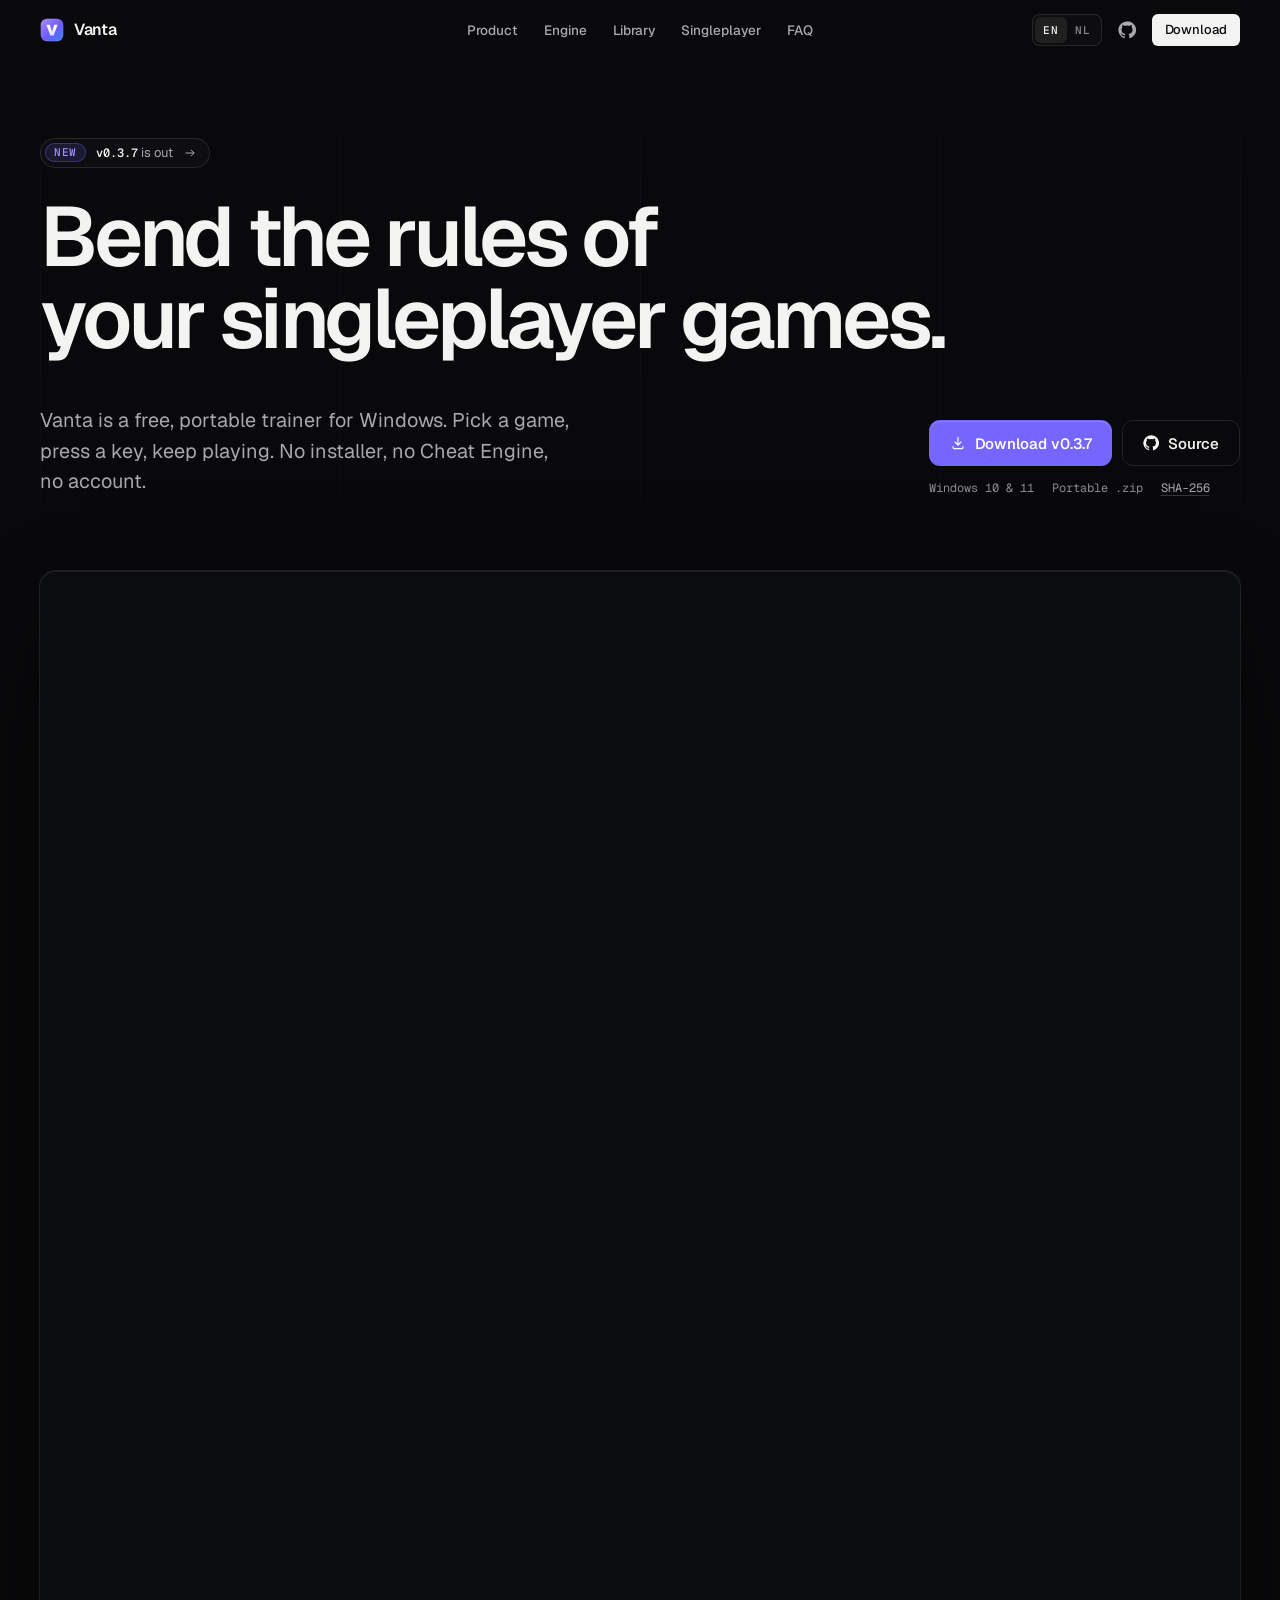
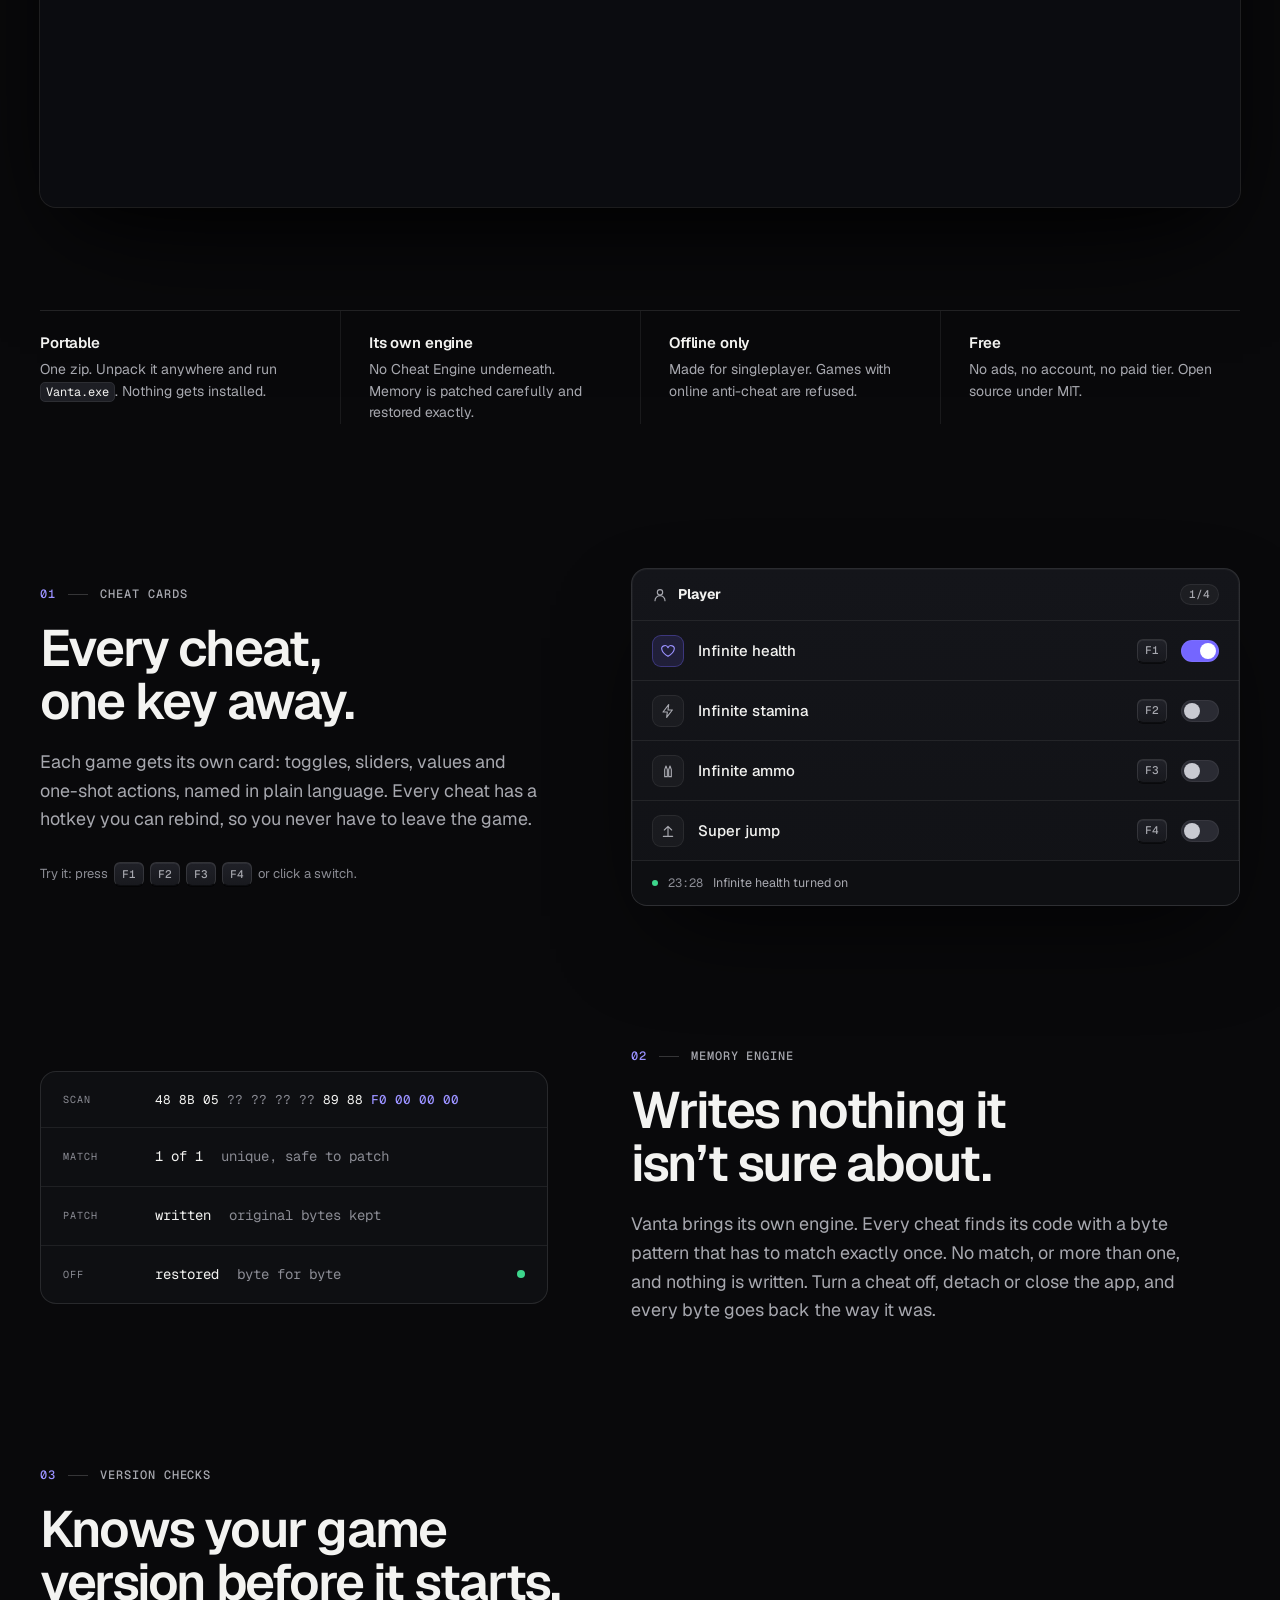
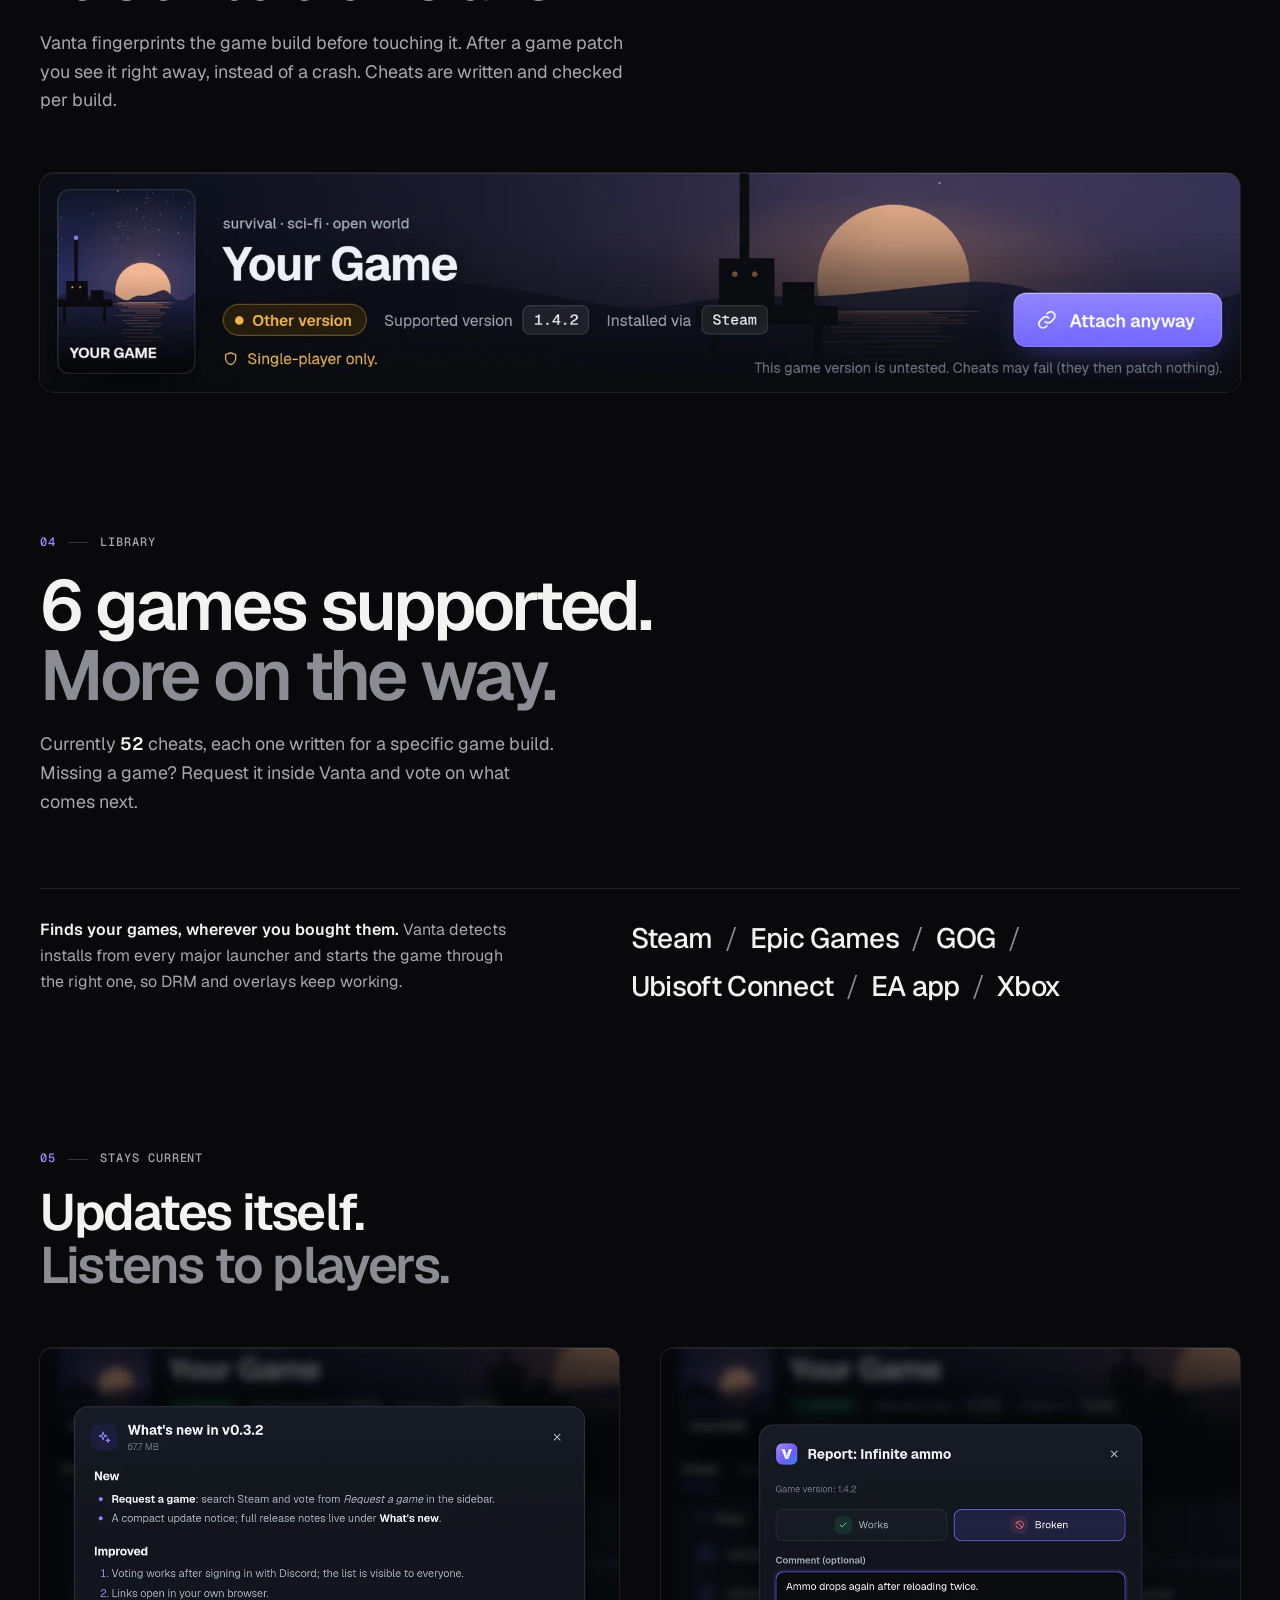
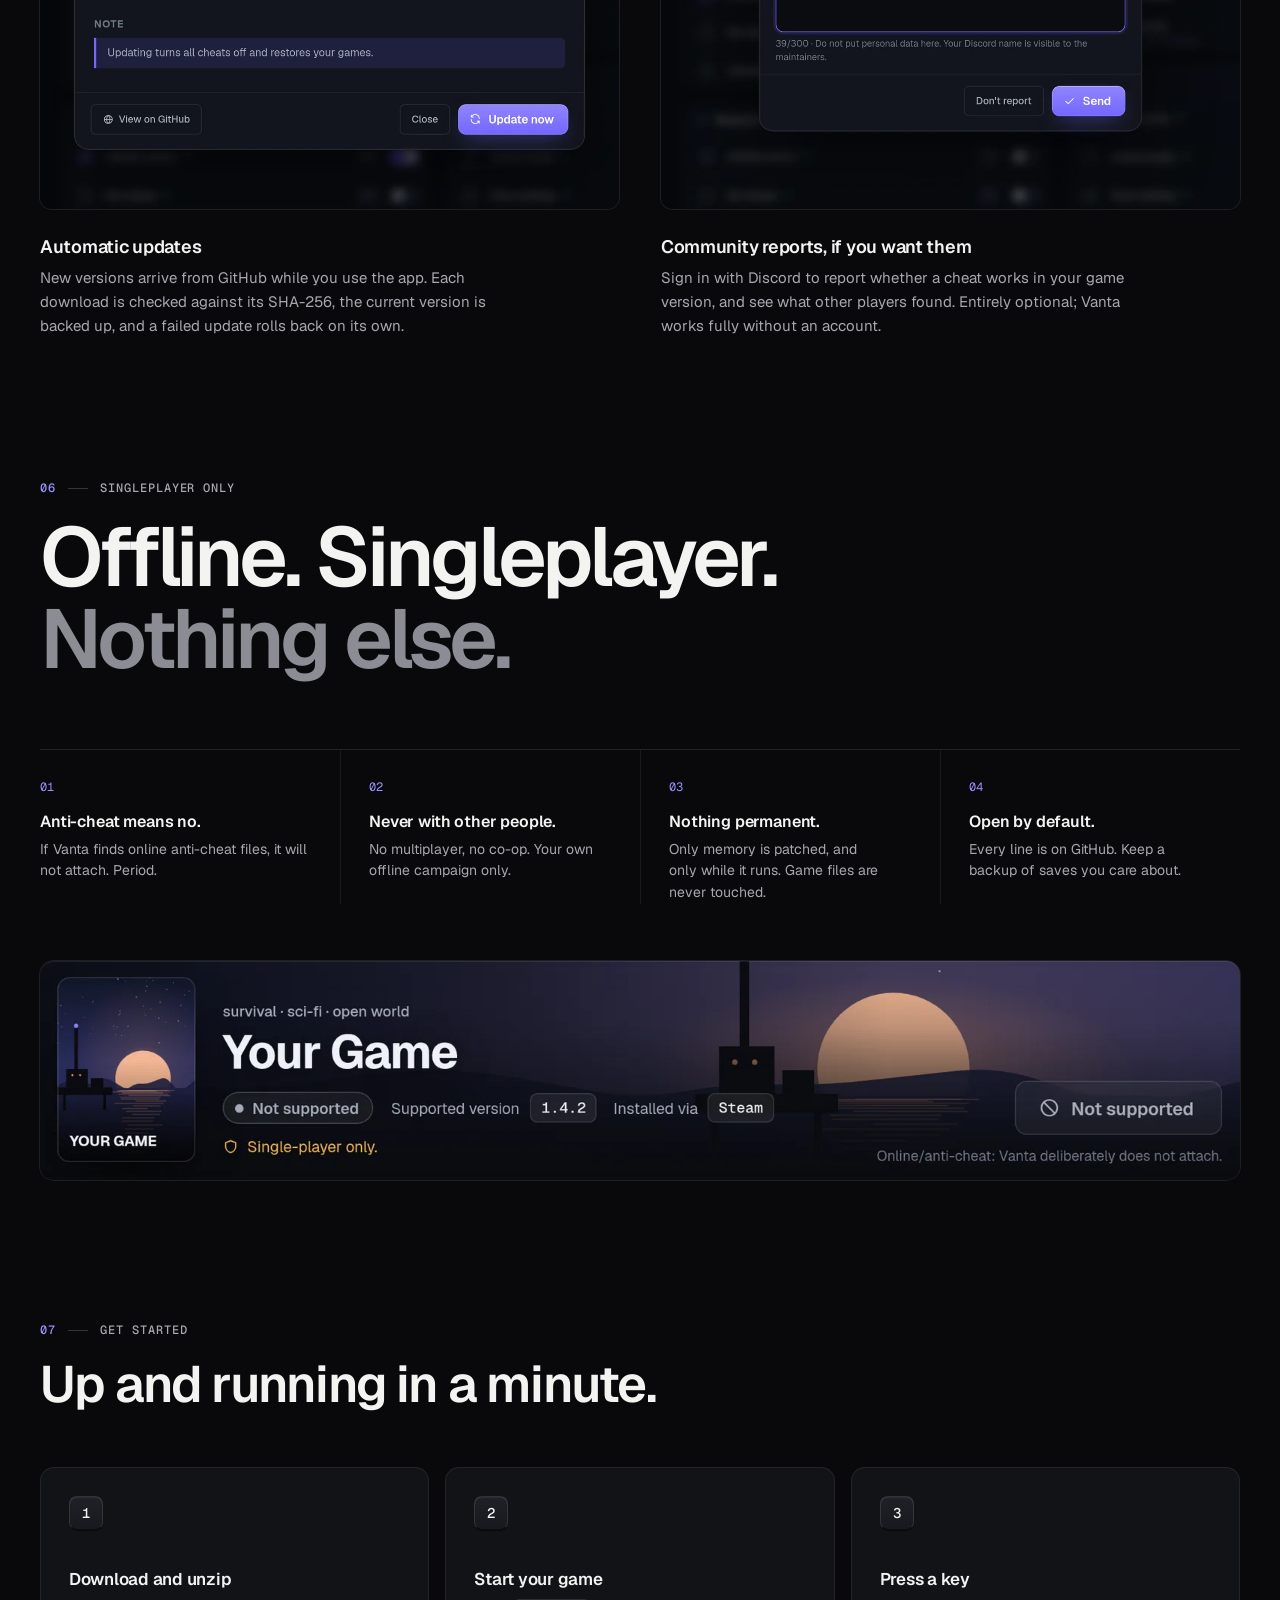
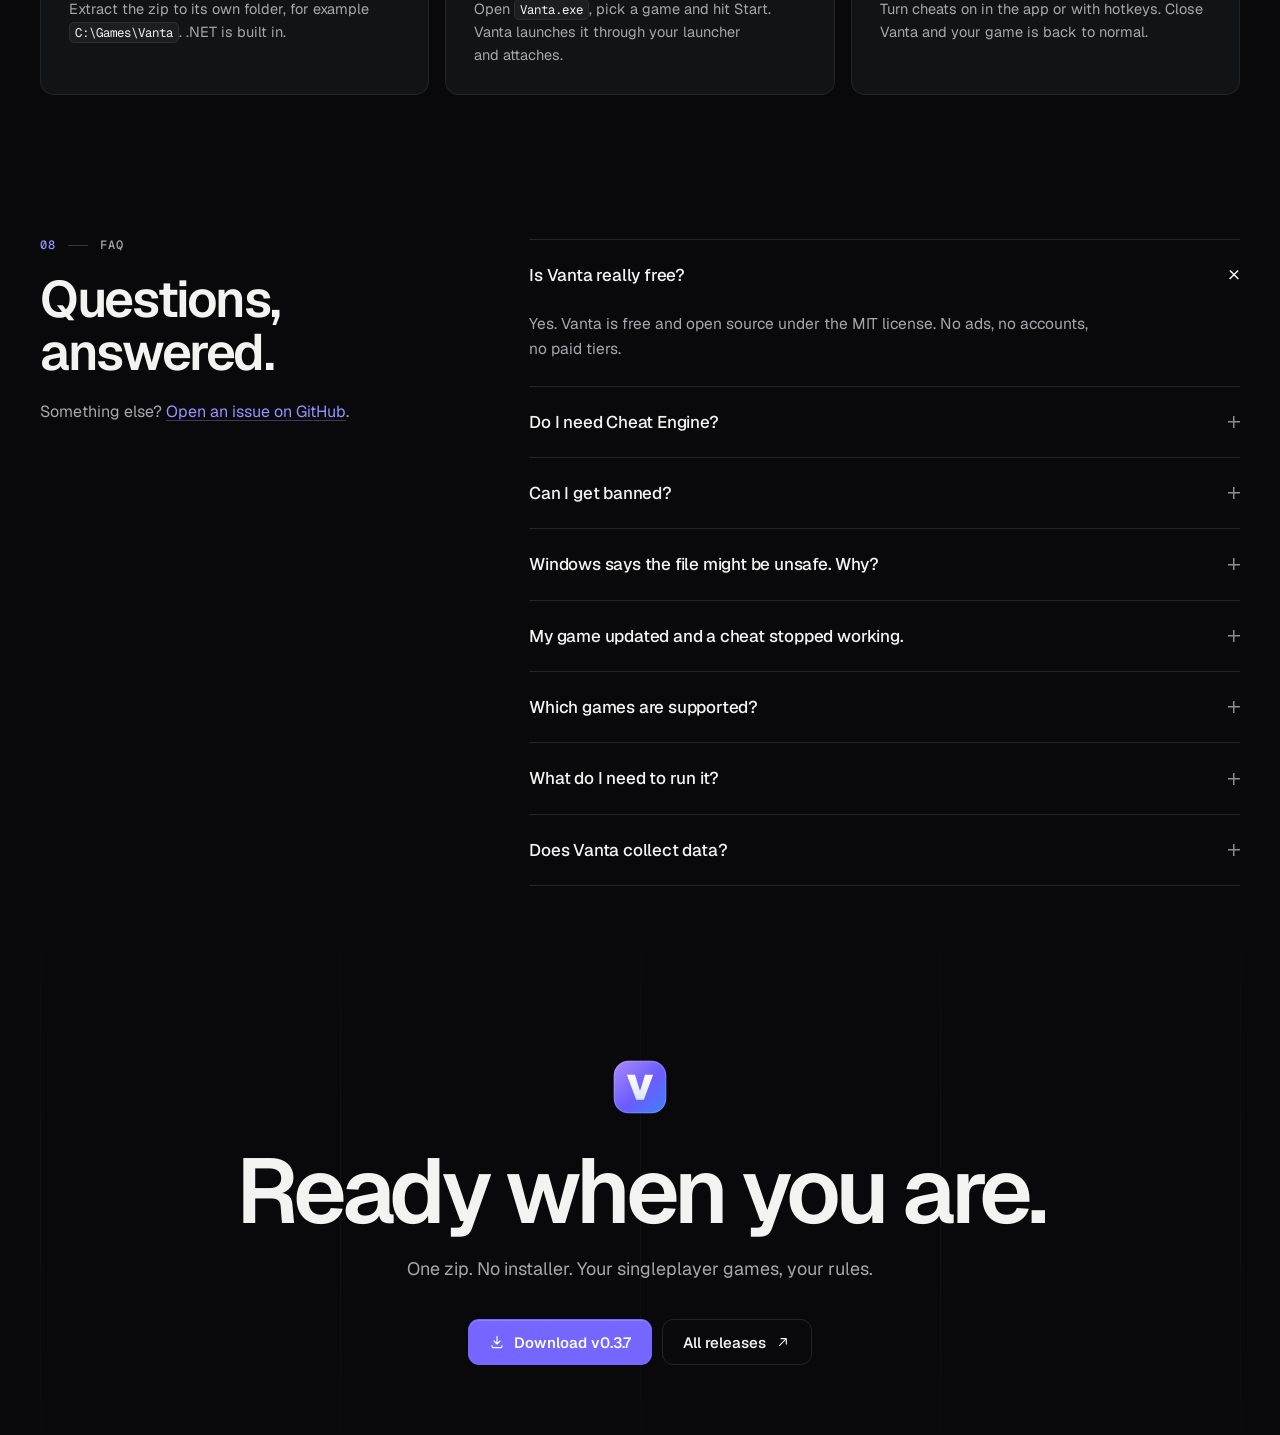
<file: index.html>
<!doctype html>
<html lang="en">
<head>
  <meta charset="utf-8">
  <meta name="viewport" content="width=device-width, initial-scale=1">
  <title>Vanta · A free trainer for singleplayer games on Windows</title>
  <meta name="i18n-title" content="meta.title">
  <meta name="description" data-i18n-attr="content:meta.desc" content="Vanta is a free, portable trainer for offline singleplayer games on Windows. Its own memory engine, cheat cards with hotkeys, version checks, launcher detection and automatic updates. No installer, no Cheat Engine, no account.">
  <meta name="theme-color" content="#09090B">
  <meta name="color-scheme" content="dark">
  <link rel="canonical" href="https://rick007110.github.io/vanta-site/">
  <meta property="og:type" content="website">
  <meta property="og:site_name" content="Vanta">
  <meta property="og:title" content="Vanta · Bend the rules of your singleplayer games">
  <meta property="og:description" content="A free, portable trainer for offline singleplayer games on Windows. Pick a game, press a key, keep playing.">
  <meta property="og:url" content="https://rick007110.github.io/vanta-site/">
  <meta property="og:image" content="https://rick007110.github.io/vanta-site/assets/img/og.png">
  <meta property="og:image:width" content="1200">
  <meta property="og:image:height" content="630">
  <meta property="og:image:alt" content="The Vanta window with a card of cheats and hotkeys, next to the words: Bend the rules of your singleplayer games.">
  <meta name="twitter:card" content="summary_large_image">
  <meta name="twitter:image" content="https://rick007110.github.io/vanta-site/assets/img/og.png">
  <link rel="icon" href="assets/img/favicon.svg" type="image/svg+xml">
  <link rel="icon" href="assets/img/favicon-32.png" sizes="32x32" type="image/png">
  <link rel="apple-touch-icon" href="assets/img/apple-touch-icon.png">
  <link rel="preload" href="assets/fonts/Geist-Variable.woff2" as="font" type="font/woff2" crossorigin>
  <link rel="preload" as="image" type="image/webp" media="(min-width: 600px)" href="assets/img/shots/app-main-1920.webp" imagesrcset="assets/img/shots/app-main-1280.webp 1280w, assets/img/shots/app-main-1920.webp 1920w, assets/img/shots/app-main-2560.webp 2560w" imagesizes="(min-width: 1320px) 1200px, 94vw">
  <link rel="preconnect" href="https://api.github.com" crossorigin>
  <link rel="stylesheet" href="assets/css/base.css">
  <link rel="stylesheet" href="assets/css/site.css">
  <script type="module" src="assets/js/site.js"></script>
</head>
<body>
  <svg width="0" height="0" style="position:absolute" aria-hidden="true" focusable="false">
    <defs>
      <symbol id="i-download" viewBox="0 0 24 24"><path d="M12 3.5v11.5m0 0-4.5-4.5M12 15l4.5-4.5M4.5 17.5v1a2 2 0 0 0 2 2h11a2 2 0 0 0 2-2v-1"/></symbol>
      <symbol id="i-arrow" viewBox="0 0 24 24"><path d="M5 12h14m-5-5 5 5-5 5"/></symbol>
      <symbol id="i-arrow-ne" viewBox="0 0 24 24"><path d="M7 17 17 7M9 7h8v8"/></symbol>
      <symbol id="i-heart" viewBox="0 0 24 24"><path d="M12 20s-7.5-4.6-9-9.4A4.8 4.8 0 0 1 12 7a4.8 4.8 0 0 1 9 3.6C19.5 15.4 12 20 12 20z"/></symbol>
      <symbol id="i-bolt" viewBox="0 0 24 24"><path d="M13 2.5 4.5 13.5H11l-1 8 8.5-11H12z"/></symbol>
      <symbol id="i-ammo" viewBox="0 0 24 24"><path d="M7 20.5V10l2-5.5 2 5.5v10.5zM13 20.5V10l2-5.5 2 5.5v10.5z"/></symbol>
      <symbol id="i-jump" viewBox="0 0 24 24"><path d="M12 19.5V5M6.5 10.5 12 5l5.5 5.5"/><path d="M5 20h14"/></symbol>
      <symbol id="i-user" viewBox="0 0 24 24"><circle cx="12" cy="8" r="4"/><path d="M4.5 20.5a7.5 7.5 0 0 1 15 0"/></symbol>
      <symbol id="i-github" viewBox="0 0 24 24"><path fill="currentColor" stroke="none" d="M12 .5a11.5 11.5 0 0 0-3.64 22.41c.58.1.79-.25.79-.56v-2c-3.2.7-3.88-1.37-3.88-1.37-.53-1.33-1.28-1.69-1.28-1.69-1.05-.71.08-.7.08-.7 1.16.08 1.77 1.19 1.77 1.19 1.03 1.77 2.7 1.26 3.36.96.1-.75.4-1.26.73-1.55-2.55-.29-5.24-1.28-5.24-5.69 0-1.26.45-2.29 1.19-3.1-.12-.29-.52-1.46.11-3.05 0 0 .97-.31 3.17 1.18a11 11 0 0 1 5.77 0c2.2-1.49 3.17-1.18 3.17-1.18.63 1.59.23 2.76.11 3.05.74.81 1.19 1.84 1.19 3.1 0 4.42-2.69 5.39-5.26 5.68.41.36.78 1.06.78 2.14v3.17c0 .31.21.67.8.56A11.5 11.5 0 0 0 12 .5Z"/></symbol>
    </defs>
  </svg>
  <a class="skip" href="#main" data-i18n="skip">Skip to content</a>

  <header class="nav" data-nav>
    <div class="wrap nav-inner">
      <a class="brand" href="./" aria-label="Vanta, home" data-i18n-attr="aria-label:nav.home"><img src="assets/img/logo.svg" alt="" width="24" height="24"><span>Vanta</span></a>
      <nav class="nav-links" aria-label="Primary" data-i18n-attr="aria-label:nav.primary">
        <a href="#cheats" data-i18n="nav.product">Product</a>
        <a href="#engine" data-i18n="nav.engine">Engine</a>
        <a href="#library" data-i18n="nav.library">Library</a>
        <a href="#singleplayer" data-i18n="nav.single">Singleplayer</a>
        <a href="#faq" data-i18n="nav.faq">FAQ</a>
      </nav>
      <div class="nav-cta">
        <div class="lang nav-lang" role="group" aria-label="Language" data-i18n-attr="aria-label:lang.label"><button type="button" data-set-lang="en" aria-pressed="true" lang="en">EN</button><button type="button" data-set-lang="nl" aria-pressed="false" lang="nl">NL</button></div>
        <a class="nav-gh" href="https://github.com/Rick007110/Vanta" rel="noopener" aria-label="Vanta on GitHub" data-i18n-attr="aria-label:nav.github"><svg class="ic" aria-hidden="true"><use href="#i-github"/></svg></a>
        <a class="btn btn-light btn-sm nav-dl" href="https://github.com/Rick007110/Vanta/releases/latest" data-download data-i18n="nav.download">Download</a>
        <button class="nav-toggle" type="button" aria-expanded="false" aria-controls="menu" data-menu-toggle><span class="sr-only" data-i18n="nav.menu">Menu</span><i aria-hidden="true"></i><i aria-hidden="true"></i></button>
      </div>
    </div>
    <div class="menu" id="menu" data-menu hidden>
      <nav class="wrap menu-inner" aria-label="Mobile" data-i18n-attr="aria-label:nav.mobile">
        <a href="#cheats" data-i18n="nav.product">Product</a>
        <a href="#engine" data-i18n="nav.engine">Engine</a>
        <a href="#library" data-i18n="nav.library">Library</a>
        <a href="#singleplayer" data-i18n="nav.single">Singleplayer</a>
        <a href="#faq" data-i18n="nav.faq">FAQ</a>
        <a href="https://github.com/Rick007110/Vanta" rel="noopener"><span>GitHub</span> <svg class="ic" aria-hidden="true"><use href="#i-arrow-ne"/></svg></a>
        <div class="lang menu-lang" role="group" aria-label="Language" data-i18n-attr="aria-label:lang.label"><button type="button" data-set-lang="en" aria-pressed="true" lang="en">EN</button><button type="button" data-set-lang="nl" aria-pressed="false" lang="nl">NL</button></div>
        <a class="btn btn-primary btn-lg" href="https://github.com/Rick007110/Vanta/releases/latest" data-download><svg class="ic" aria-hidden="true"><use href="#i-download"/></svg><span><span data-i18n="dl.download">Download</span> <span data-version>v0.3.7</span></span></a>
      </nav>
    </div>
  </header>

  <main id="main">
    <!-- hero -->
    <section class="hero" aria-labelledby="hero-title">
      <div class="wrap">
        <a class="hero-tag intro" href="https://github.com/Rick007110/Vanta/releases/latest" data-release-link rel="noopener">
          <span class="tag-new" data-i18n="hero.new">New</span><span><b data-version>v0.3.7</b> <span data-i18n="hero.out">is out</span></span><svg class="ic" aria-hidden="true"><use href="#i-arrow"/></svg>
        </a>
        <h1 class="hero-title intro" id="hero-title"><span class="ln" data-i18n="hero.l1">Bend the rules of</span> <span class="ln" data-i18n="hero.l2">your singleplayer games.</span></h1>
        <div class="hero-row">
          <p class="hero-lead intro" data-i18n="hero.lead">Vanta is a free, portable trainer for Windows. Pick a game, press a key, keep playing. No installer, no Cheat Engine, no account.</p>
          <div class="hero-cta intro">
            <div class="hero-actions">
              <a class="btn btn-primary btn-lg" href="https://github.com/Rick007110/Vanta/releases/latest" data-download data-primary-download>
                <svg class="ic" aria-hidden="true"><use href="#i-download"/></svg><span><span data-i18n="dl.download">Download</span> <span data-version>v0.3.7</span></span>
              </a>
              <a class="btn btn-lg btn-quiet" href="https://github.com/Rick007110/Vanta" rel="noopener"><svg class="ic" aria-hidden="true"><use href="#i-github"/></svg><span data-i18n="dl.source">Source</span></a>
            </div>
            <p class="hero-meta"><span data-i18n="dl.windows">Windows 10 &amp; 11</span><span data-size>Portable .zip</span><a href="https://github.com/Rick007110/Vanta/releases/latest" data-sha rel="noopener">SHA-256</a></p>
          </div>
        </div>
      </div>
      <div class="wrap hero-stage intro">
        <figure class="shot shot-hero">
          <picture>
          <source media="(max-width: 599px)" type="image/webp" srcset="assets/img/shots/app-mobile-720.webp 720w, assets/img/shots/app-mobile-965.webp 965w" sizes="92vw" width="965" height="995">
          <img src="assets/img/shots/app-main-1920.webp" srcset="assets/img/shots/app-main-1280.webp 1280w, assets/img/shots/app-main-1920.webp 1920w, assets/img/shots/app-main-2560.webp 2560w" sizes="(min-width: 1320px) 1200px, 94vw" width="2560" height="1600" alt="The Vanta window: a library of games on the left, and for the selected game a card of cheats such as infinite health and infinite ammo, each with a hotkey and an on/off switch." data-i18n-attr="alt:hero.alt" fetchpriority="high" decoding="async">
          </picture>
        </figure>
      </div>
    </section>

    <!-- facts -->
    <section class="facts" aria-label="At a glance" data-i18n-attr="aria-label:facts.label">
      <div class="wrap">
        <ul class="facts-list">
          <li class="reveal"><h2 data-i18n="facts.1.t">Portable</h2><p data-i18n-html="facts.1.p">One zip. Unpack it anywhere and run <code>Vanta.exe</code>. Nothing gets installed.</p></li>
          <li class="reveal"><h2 data-i18n="facts.2.t">Its own engine</h2><p data-i18n-html="facts.2.p">No Cheat Engine underneath. Memory is patched carefully and restored exactly.</p></li>
          <li class="reveal"><h2 data-i18n="facts.3.t">Offline only</h2><p data-i18n-html="facts.3.p">Made for singleplayer. Games with online anti-cheat are refused.</p></li>
          <li class="reveal"><h2 data-i18n="facts.4.t">Free</h2><p data-i18n-html="facts.4.p">No ads, no account, no paid tier. Open source under MIT.</p></li>
        </ul>
      </div>
    </section>

    <!-- 01 cheat cards + hotkeys -->
    <section class="sec sec-cheats" id="cheats" aria-labelledby="cheats-title">
      <div class="wrap split">
        <div class="split-copy">
          <p class="label reveal"><span>01</span><span class="lt" data-i18n="cheats.label">Cheat cards</span></p>
          <h2 class="h2 reveal" id="cheats-title" data-i18n="cheats.title">Every cheat, one key away.</h2>
          <p class="body reveal" data-i18n="cheats.body">Each game gets its own card: toggles, sliders, values and one-shot actions, named in plain language. Every cheat has a hotkey you can rebind, so you never have to leave the game.</p>
          <p class="try reveal" data-try><span data-i18n="cheats.try">Try it: press</span> <span class="kbd">F1</span><span class="kbd">F2</span><span class="kbd">F3</span><span class="kbd">F4</span> <span data-i18n="cheats.try2">or click a switch.</span></p>
        </div>
        <div class="split-art reveal">
          <div class="demo" data-demo role="group" aria-label="Interactive example of a cheat card" data-i18n-attr="aria-label:demo.label">
            <div class="demo-head"><svg class="ic" aria-hidden="true"><use href="#i-user"/></svg><b data-i18n="demo.player">Player</b><span class="count" data-demo-count>1/4</span></div>
            <ul class="demo-rows">
              <li class="demo-row"><span class="demo-ic" aria-hidden="true"><svg class="ic"><use href="#i-heart"/></svg></span><span class="demo-name" id="d1" data-i18n="demo.c1">Infinite health</span><span class="kbd" aria-hidden="true">F1</span><button class="sw" type="button" role="switch" aria-checked="true" aria-labelledby="d1" data-key="F1"></button></li>
              <li class="demo-row"><span class="demo-ic" aria-hidden="true"><svg class="ic"><use href="#i-bolt"/></svg></span><span class="demo-name" id="d2" data-i18n="demo.c2">Infinite stamina</span><span class="kbd" aria-hidden="true">F2</span><button class="sw" type="button" role="switch" aria-checked="false" aria-labelledby="d2" data-key="F2"></button></li>
              <li class="demo-row"><span class="demo-ic" aria-hidden="true"><svg class="ic"><use href="#i-ammo"/></svg></span><span class="demo-name" id="d3" data-i18n="demo.c3">Infinite ammo</span><span class="kbd" aria-hidden="true">F3</span><button class="sw" type="button" role="switch" aria-checked="false" aria-labelledby="d3" data-key="F3"></button></li>
              <li class="demo-row"><span class="demo-ic" aria-hidden="true"><svg class="ic"><use href="#i-jump"/></svg></span><span class="demo-name" id="d4" data-i18n="demo.c4">Super jump</span><span class="kbd" aria-hidden="true">F4</span><button class="sw" type="button" role="switch" aria-checked="false" aria-labelledby="d4" data-key="F4"></button></li>
            </ul>
            <p class="demo-log" aria-live="polite"><i class="dot" aria-hidden="true"></i><span class="mono" data-demo-time>22:07</span><span data-demo-log>Infinite health turned on</span></p>
          </div>
        </div>
      </div>
    </section>

    <!-- 02 engine -->
    <section class="sec sec-engine" id="engine" aria-labelledby="engine-title">
      <div class="wrap split split-rev">
        <div class="split-copy">
          <p class="label reveal"><span>02</span><span class="lt" data-i18n="engine.label">Memory engine</span></p>
          <h2 class="h2 reveal" id="engine-title" data-i18n="engine.title">Writes nothing it isn&rsquo;t sure about.</h2>
          <p class="body reveal" data-i18n="engine.body">Vanta brings its own engine. Every cheat finds its code with a byte pattern that has to match exactly once. No match, or more than one, and nothing is written. Turn a cheat off, detach or close the app, and every byte goes back the way it was.</p>
        </div>
        <div class="split-art reveal">
          <ol class="readout" aria-label="How a cheat is applied" data-i18n-attr="aria-label:engine.aria">
            <li><span class="ro-k" data-i18n="engine.scan">scan</span><code class="ro-v">48 8B 05 <i>?? ?? ?? ??</i> 89 88 <b>F0 00 00 00</b></code></li>
            <li><span class="ro-k" data-i18n="engine.match">match</span><span class="ro-v"><span data-i18n="engine.m1">1 of 1</span> <em data-i18n="engine.m2">unique, safe to patch</em></span></li>
            <li><span class="ro-k" data-i18n="engine.patch">patch</span><span class="ro-v"><span data-i18n="engine.p1">written</span> <em data-i18n="engine.p2">original bytes kept</em></span></li>
            <li><span class="ro-k" data-i18n="engine.off">off</span><span class="ro-v"><span data-i18n="engine.o1">restored</span> <em data-i18n="engine.o2">byte for byte</em></span><span class="ro-ok" aria-hidden="true"></span></li>
          </ol>
        </div>
      </div>
    </section>

    <!-- 03 version checks -->
    <section class="sec sec-version" id="versions" aria-labelledby="version-title">
      <div class="wrap">
        <div class="sec-head">
          <p class="label reveal"><span>03</span><span class="lt" data-i18n="ver.label">Version checks</span></p>
          <h2 class="h2 reveal" id="version-title"><span data-i18n="ver.t1">Knows your game version</span> <span class="nb" data-i18n="ver.t2">before it starts.</span></h2>
          <p class="body reveal" data-i18n="ver.body">Vanta fingerprints the game build before touching it. After a game patch you see it right away, instead of a crash. Cheats are written and checked per build.</p>
        </div>
        <figure class="shot shot-band reveal">
          <img src="assets/img/shots/crop-version-1600.webp" srcset="assets/img/shots/crop-version-1000.webp 1000w, assets/img/shots/crop-version-1600.webp 1600w" sizes="(min-width: 1320px) 1200px, 94vw" width="1600" height="292" loading="lazy" decoding="async" data-i18n-attr="alt:ver.alt" alt="Vanta shows an amber 'Other version' badge next to the supported version 1.4.2, with the note that this game version is untested and cheats patch nothing if they fail.">
        </figure>
      </div>
    </section>

    <!-- 04 library -->
    <section class="sec sec-library" id="library" aria-labelledby="library-title">
      <div class="wrap">
        <div class="lib">
          <p class="label reveal"><span>04</span><span class="lt" data-i18n="lib.label">Library</span></p>
          <h2 class="lib-title reveal" id="library-title"><span class="lib-num" data-game-count>6</span> <span data-game-word>games</span> <span data-i18n="lib.supported">supported.</span> <span class="dim" data-i18n="lib.more">More on the way.</span></h2>
          <p class="body reveal"><span data-i18n="lib.pre">Currently</span> <b data-cheat-count>52</b> <span data-i18n="lib.post">cheats, each one written for a specific game build. Missing a game? Request it inside Vanta and vote on what comes next.</span></p>
        </div>
        <div class="requests reveal" data-requests hidden>
          <p class="requests-head"><span class="label-sm" data-i18n="req.head">Most requested right now</span><span class="label-sm dim" data-i18n="req.sub">Votes from players in the app</span></p>
          <ol class="req-strip" data-requests-list></ol>
        </div>
        <div class="launchers reveal">
          <p class="launchers-copy" data-i18n-html="launch.copy"><b>Finds your games, wherever you bought them.</b> <span>Vanta detects installs from every major launcher and starts the game through the right one, so DRM and overlays keep working.</span></p>
          <ul class="launchers-list" aria-label="Detected launchers" data-i18n-attr="aria-label:launch.aria">
            <li>Steam</li><li>Epic Games</li><li>GOG</li><li>Ubisoft Connect</li><li>EA app</li><li>Xbox</li>
          </ul>
        </div>
      </div>
    </section>

    <!-- 05 updates + community -->
    <section class="sec sec-current" aria-labelledby="current-title">
      <div class="wrap">
        <div class="sec-head">
          <p class="label reveal"><span>05</span><span class="lt" data-i18n="cur.label">Stays current</span></p>
          <h2 class="h2 reveal" id="current-title"><span data-i18n="cur.t1">Updates itself.</span> <span class="dim" data-i18n="cur.t2">Listens to players.</span></h2>
        </div>
        <div class="duo">
          <article class="duo-item reveal">
            <figure class="shot shot-soft">
              <img src="assets/img/shots/crop-whatsnew-1100.webp" width="1100" height="874" loading="lazy" decoding="async" data-i18n-attr="alt:cur.up.alt" alt="The 'What's new in v0.3.2' dialog inside Vanta, with release notes and an Update now button.">
            </figure>
            <h3 data-i18n="cur.up.t">Automatic updates</h3>
            <p data-i18n="cur.up.p">New versions arrive from GitHub while you use the app. Each download is checked against its SHA-256, the current version is backed up, and a failed update rolls back on its own.</p>
          </article>
          <article class="duo-item reveal">
            <figure class="shot shot-soft">
              <img src="assets/img/shots/crop-report-1100.webp" width="1100" height="874" loading="lazy" decoding="async" data-i18n-attr="alt:cur.rep.alt" alt="The report dialog inside Vanta for the cheat Infinite ammo: choose Works or Broken, add an optional comment, and send.">
            </figure>
            <h3 data-i18n="cur.rep.t">Community reports, if you want them</h3>
            <p data-i18n="cur.rep.p">Sign in with Discord to report whether a cheat works in your game version, and see what other players found. Entirely optional; Vanta works fully without an account.</p>
          </article>
        </div>
      </div>
    </section>

    <!-- 06 singleplayer -->
    <section class="sec sec-single" id="singleplayer" aria-labelledby="single-title">
      <div class="wrap">
        <div class="single">
          <p class="label reveal"><span>06</span><span class="lt" data-i18n="single.label">Singleplayer only</span></p>
          <h2 class="single-title reveal" id="single-title"><span data-i18n="single.t1">Offline. Singleplayer.</span> <span class="dim" data-i18n="single.t2">Nothing else.</span></h2>
        </div>
        <ol class="rules">
          <li class="reveal"><span class="rule-n mono">01</span><h3 data-i18n="rule.1.t">Anti-cheat means no.</h3><p data-i18n="rule.1.p">If Vanta finds online anti-cheat files, it will not attach. Period.</p></li>
          <li class="reveal"><span class="rule-n mono">02</span><h3 data-i18n="rule.2.t">Never with other people.</h3><p data-i18n="rule.2.p">No multiplayer, no co-op. Your own offline campaign only.</p></li>
          <li class="reveal"><span class="rule-n mono">03</span><h3 data-i18n="rule.3.t">Nothing permanent.</h3><p data-i18n="rule.3.p">Only memory is patched, and only while it runs. Game files are never touched.</p></li>
          <li class="reveal"><span class="rule-n mono">04</span><h3 data-i18n="rule.4.t">Open by default.</h3><p data-i18n="rule.4.p">Every line is on GitHub. Keep a backup of saves you care about.</p></li>
        </ol>
        <figure class="shot shot-band reveal">
          <img src="assets/img/shots/crop-blocked-1600.webp" srcset="assets/img/shots/crop-blocked-1000.webp 1000w, assets/img/shots/crop-blocked-1600.webp 1600w" sizes="(min-width: 1320px) 1200px, 94vw" width="1600" height="292" loading="lazy" decoding="async" data-i18n-attr="alt:single.alt" alt="Vanta marks a game as 'Not supported' and explains that it deliberately does not attach to games with online anti-cheat.">
        </figure>
      </div>
    </section>

    <!-- get started -->
    <section class="sec sec-start" id="start" aria-labelledby="start-title">
      <div class="wrap">
        <div class="sec-head">
          <p class="label reveal"><span>07</span><span class="lt" data-i18n="start.label">Get started</span></p>
          <h2 class="h2 reveal" id="start-title" data-i18n="start.title">Up and running in a minute.</h2>
        </div>
        <ol class="steps">
          <li class="reveal"><span class="kbd step-k">1</span><h3 data-i18n="step.1.t">Download and unzip</h3><p data-i18n-html="step.1.p">Extract the zip to its own folder, for example <code>C:\Games\Vanta</code>. .NET is built in.</p></li>
          <li class="reveal"><span class="kbd step-k">2</span><h3 data-i18n="step.2.t">Start your game</h3><p data-i18n-html="step.2.p">Open <code>Vanta.exe</code>, pick a game and hit Start. Vanta launches it through your launcher and attaches.</p></li>
          <li class="reveal"><span class="kbd step-k">3</span><h3 data-i18n="step.3.t">Press a key</h3><p data-i18n-html="step.3.p">Turn cheats on in the app or with hotkeys. Close Vanta and your game is back to normal.</p></li>
        </ol>
      </div>
    </section>

    <!-- faq -->
    <section class="sec sec-faq" id="faq" aria-labelledby="faq-title">
      <div class="wrap faq">
        <div class="faq-side">
          <p class="label reveal"><span>08</span><span class="lt" data-i18n="faq.label">FAQ</span></p>
          <h2 class="h2 reveal" id="faq-title" data-i18n="faq.title">Questions, answered.</h2>
          <p class="body reveal" data-i18n-html="faq.else">Something else? <a class="link" href="https://github.com/Rick007110/Vanta/issues" rel="noopener">Open an issue on GitHub</a>.</p>
        </div>
        <div class="faq-list reveal">
          <details class="qa" name="faq" open>
            <summary data-i18n="faq.1.q">Is Vanta really free?</summary>
            <p data-i18n-html="faq.1.a">Yes. Vanta is free and open source under the MIT license. No ads, no accounts, no paid tiers.</p>
          </details>
          <details class="qa" name="faq">
            <summary data-i18n="faq.2.q">Do I need Cheat Engine?</summary>
            <p data-i18n-html="faq.2.a">No. Vanta has its own memory engine and runs on its own. Download, unzip and start <code>Vanta.exe</code>.</p>
          </details>
          <details class="qa" name="faq">
            <summary data-i18n="faq.3.q">Can I get banned?</summary>
            <p data-i18n-html="faq.3.a">Vanta only supports offline singleplayer games and refuses games with online anti-cheat. Don&rsquo;t use it online or in co-op. That is both the rule and the safest way to play.</p>
          </details>
          <details class="qa" name="faq">
            <summary data-i18n="faq.4.q">Windows says the file might be unsafe. Why?</summary>
            <p data-i18n-html="faq.4.a">The exe isn&rsquo;t code-signed, which makes SmartScreen cautious about any new download. Click <i>More info</i>, then <i>Run anyway</i>. You can compare the zip with the published SHA-256 checksum, and the full source is on GitHub.</p>
          </details>
          <details class="qa" name="faq">
            <summary data-i18n="faq.5.q">My game updated and a cheat stopped working.</summary>
            <p data-i18n-html="faq.5.a">Vanta checks the game version and tells you when it doesn&rsquo;t recognise a build. Updated cheats arrive automatically with new releases. Reporting it from the app gets it picked up faster.</p>
          </details>
          <details class="qa" name="faq">
            <summary data-i18n="faq.6.q">Which games are supported?</summary>
            <p data-i18n-html="faq.6.a">The current list is always inside the app. New games are added regularly, and you can request and vote for the next ones from Vanta itself.</p>
          </details>
          <details class="qa" name="faq">
            <summary data-i18n="faq.7.q">What do I need to run it?</summary>
            <p data-i18n-html="faq.7.a">Windows 10 or 11 (64-bit) with the Microsoft Edge WebView2 Runtime, which comes with Windows 11 and most Windows 10 installs.</p>
          </details>
          <details class="qa" name="faq">
            <summary data-i18n="faq.8.q">Does Vanta collect data?</summary>
            <p data-i18n-html="faq.8.a">Not unless you choose to. Signing in with Discord for community reports and sharing anonymous usage counts are both optional and off by default. Read the <a class="link" href="privacy/">privacy notes</a>.</p>
          </details>
        </div>
      </div>
    </section>

    <!-- closing -->
    <section class="closing" aria-labelledby="closing-title">
      <div class="wrap closing-inner">
        <img class="closing-logo reveal" src="assets/img/logo.svg" alt="" width="56" height="56">
        <h2 class="closing-title reveal" id="closing-title" data-i18n="close.title">Ready when you are.</h2>
        <p class="body reveal" data-i18n="close.body">One zip. No installer. Your singleplayer games, your rules.</p>
        <div class="closing-actions reveal">
          <a class="btn btn-primary btn-lg" href="https://github.com/Rick007110/Vanta/releases/latest" data-download>
            <svg class="ic" aria-hidden="true"><use href="#i-download"/></svg><span><span data-i18n="dl.download">Download</span> <span data-version>v0.3.7</span></span>
          </a>
          <a class="btn btn-lg btn-quiet" href="https://github.com/Rick007110/Vanta/releases" rel="noopener"><span data-i18n="dl.all">All releases</span><svg class="ic" aria-hidden="true"><use href="#i-arrow-ne"/></svg></a>
        </div>
      </div>
    </section>
  </main>

  <footer class="footer">
    <div class="wrap">
      <div class="footer-top">
        <div class="footer-brand">
          <a class="brand" href="./"><img src="assets/img/logo.svg" alt="" width="24" height="24"><span>Vanta</span></a>
          <p data-i18n="foot.tagline">A free, portable trainer for offline singleplayer games on Windows.</p>
        </div>
        <nav class="footer-cols" aria-label="Footer" data-i18n-attr="aria-label:foot.nav">
          <div>
            <h2 data-i18n="foot.product">Product</h2>
            <ul>
              <li><a href="https://github.com/Rick007110/Vanta/releases/latest" data-download data-i18n="foot.download">Download</a></li>
              <li><a href="https://github.com/Rick007110/Vanta/releases" rel="noopener" data-i18n="foot.notes">Release notes</a></li>
              <li><a href="#faq" data-i18n="foot.faq">FAQ</a></li>
            </ul>
          </div>
          <div>
            <h2 data-i18n="foot.project">Project</h2>
            <ul>
              <li><a href="https://github.com/Rick007110/Vanta" rel="noopener" data-i18n="foot.source">Source code</a></li>
              <li><a href="https://github.com/Rick007110/Vanta/issues" rel="noopener" data-i18n="foot.issue">Report an issue</a></li>
              <li><a href="https://github.com/Rick007110/Vanta/blob/main/LICENSE" rel="noopener" data-i18n="foot.license">MIT License</a></li>
            </ul>
          </div>
          <div>
            <h2 data-i18n="foot.legal">Legal</h2>
            <ul>
              <li><a href="privacy/" data-i18n="foot.privacy">Privacy</a></li>
              <li><a href="#singleplayer" data-i18n="foot.fair">Fair use</a></li>
            </ul>
          </div>
        </nav>
      </div>
      <div class="footer-keys" aria-hidden="true"><span class="kbd">V</span><span class="kbd">A</span><span class="kbd">N</span><span class="kbd">T</span><span class="kbd">A</span></div>
      <div class="footer-bottom">
        <p>&copy; 2026 Rick007110</p>
        <p data-i18n="foot.note">For offline singleplayer use only. Vanta is not affiliated with or endorsed by any game publisher. All trademarks belong to their respective owners.</p>
        <div class="footer-meta"><div class="lang" role="group" aria-label="Language" data-i18n-attr="aria-label:lang.label"><button type="button" data-set-lang="en" aria-pressed="true" lang="en">EN</button><button type="button" data-set-lang="nl" aria-pressed="false" lang="nl">NL</button></div><p class="mono"><span data-version>v0.3.7</span> &middot; <span data-i18n="dl.windows">Windows 10 &amp; 11</span></p></div>
      </div>
    </div>
  </footer>
</body>
</html>
</file>
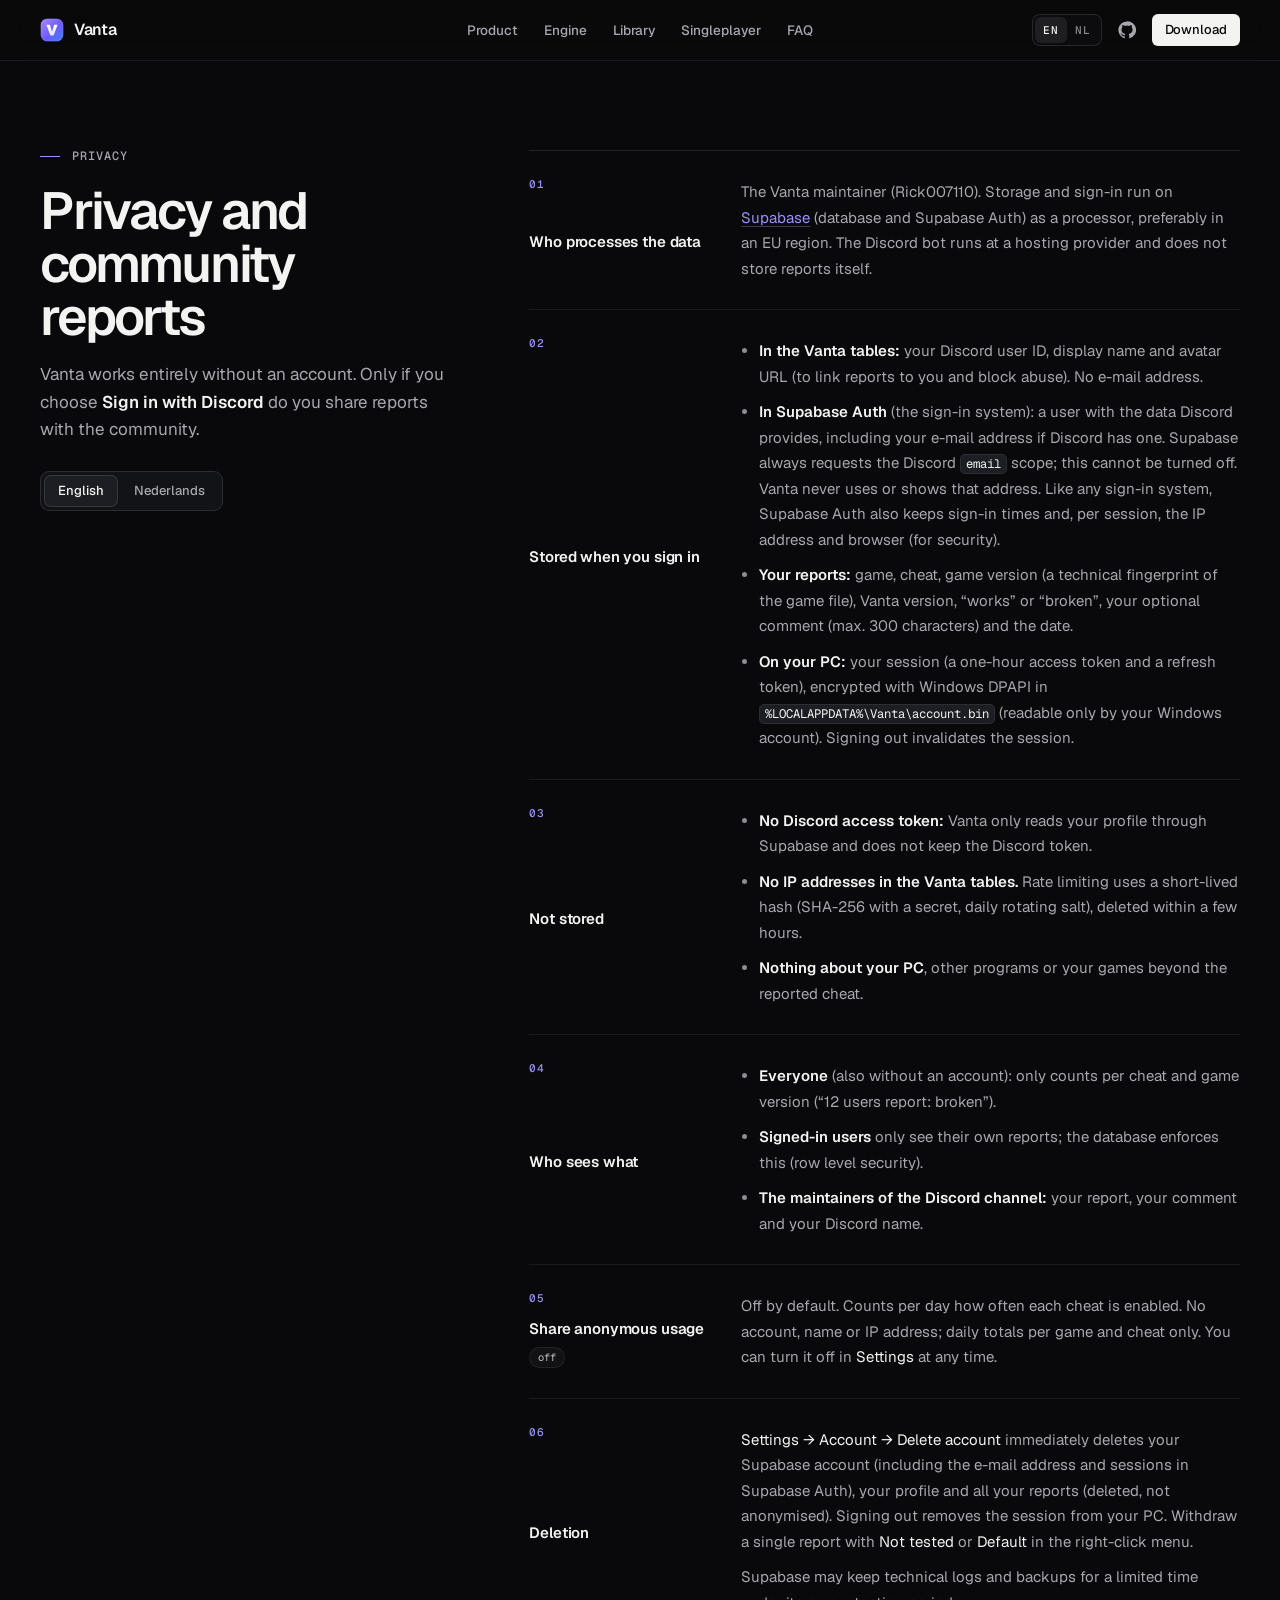
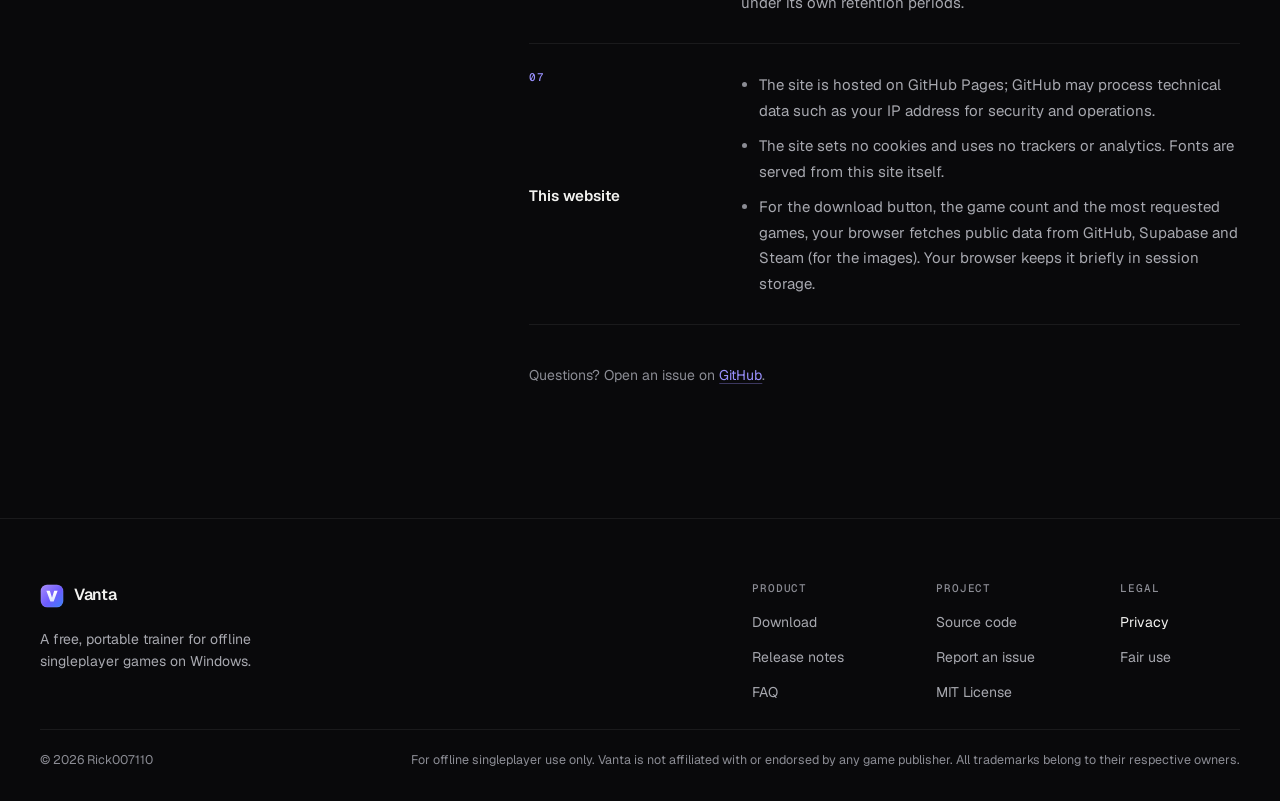
<file: privacy/index.html>
<!doctype html>
<html lang="en">
<head>
  <meta charset="utf-8">
  <meta name="viewport" content="width=device-width, initial-scale=1">
  <title>Privacy · Vanta</title>
  <meta name="i18n-title" content="pv.title">
  <meta name="description" content="What Vanta stores when you sign in with Discord, what it never stores, who sees what and how to delete your data.">
  <meta name="theme-color" content="#09090B">
  <meta property="og:type" content="website">
  <meta property="og:site_name" content="Vanta">
  <meta property="og:title" content="Privacy · Vanta">
  <meta property="og:description" content="What Vanta stores when you sign in with Discord, what it never stores, and how to delete your data.">
  <meta property="og:image" content="https://rick007110.github.io/vanta-site/assets/img/og.png">
  <meta name="twitter:card" content="summary_large_image">
  <link rel="icon" href="../assets/img/favicon.svg" type="image/svg+xml">
  <link rel="icon" href="../assets/img/favicon-32.png" sizes="32x32" type="image/png">
  <link rel="apple-touch-icon" href="../assets/img/apple-touch-icon.png">
  <link rel="preload" href="../assets/fonts/Geist-Variable.woff2" as="font" type="font/woff2" crossorigin>
  <link rel="stylesheet" href="../assets/css/base.css">
  <link rel="stylesheet" href="../assets/css/site.css">
  <link rel="stylesheet" href="../assets/css/privacy.css">
  <script type="module" src="../assets/js/privacy.js"></script>
</head>
<body>
  <a class="skip" href="#main" data-i18n="skip">Skip to content</a>

  <header class="nav nav-simple is-scrolled">
    <div class="wrap nav-inner">
      <a class="brand" href="../" aria-label="Vanta, home" data-i18n-attr="aria-label:nav.home"><img src="../assets/img/logo.svg" alt="" width="24" height="24"><span>Vanta</span></a>
      <nav class="nav-links" aria-label="Primary" data-i18n-attr="aria-label:nav.primary">
        <a href="../#cheats" data-i18n="nav.product">Product</a>
        <a href="../#engine" data-i18n="nav.engine">Engine</a>
        <a href="../#library" data-i18n="nav.library">Library</a>
        <a href="../#singleplayer" data-i18n="nav.single">Singleplayer</a>
        <a href="../#faq" data-i18n="nav.faq">FAQ</a>
      </nav>
      <div class="nav-cta">
        <div class="lang nav-lang-always" role="group" aria-label="Language" data-i18n-attr="aria-label:lang.label"><button type="button" data-set-lang="en" aria-pressed="true" lang="en">EN</button><button type="button" data-set-lang="nl" aria-pressed="false" lang="nl">NL</button></div>
        <a class="nav-gh" href="https://github.com/Rick007110/Vanta" rel="noopener" aria-label="Vanta on GitHub" data-i18n-attr="aria-label:nav.github"><svg class="ic" viewBox="0 0 24 24" aria-hidden="true"><path fill="currentColor" stroke="none" d="M12 .5a11.5 11.5 0 0 0-3.64 22.41c.58.1.79-.25.79-.56v-2c-3.2.7-3.88-1.37-3.88-1.37-.53-1.33-1.28-1.69-1.28-1.69-1.05-.71.08-.7.08-.7 1.16.08 1.77 1.19 1.77 1.19 1.03 1.77 2.7 1.26 3.36.96.1-.75.4-1.26.73-1.55-2.55-.29-5.24-1.28-5.24-5.69 0-1.26.45-2.29 1.19-3.1-.12-.29-.52-1.46.11-3.05 0 0 .97-.31 3.17 1.18a11 11 0 0 1 5.77 0c2.2-1.49 3.17-1.18 3.17-1.18.63 1.59.23 2.76.11 3.05.74.81 1.19 1.84 1.19 3.1 0 4.42-2.69 5.39-5.26 5.68.41.36.78 1.06.78 2.14v3.17c0 .31.21.67.8.56A11.5 11.5 0 0 0 12 .5Z"/></svg></a>
        <a class="btn btn-light btn-sm nav-dl" href="https://github.com/Rick007110/Vanta/releases/latest" data-i18n="nav.download">Download</a>
      </div>
    </div>
  </header>

  <main id="main" class="pv">
    <div class="wrap pv-wrap">
      <header class="pv-top">
        <div class="pv-intro">
          <p class="eyebrow"><span data-lang-only="nl" lang="nl">Privacy</span><span data-lang-only="en">Privacy</span></p>
          <h1 data-lang-only="nl" lang="nl">Privacy bij community-meldingen</h1>
          <h1 data-lang-only="en">Privacy and community reports</h1>
          <p class="pv-lead" data-lang-only="nl" lang="nl">Vanta werkt volledig zonder account. Alleen wie zelf <b>Inloggen met Discord</b> kiest, deelt meldingen met de community.</p>
          <p class="pv-lead" data-lang-only="en">Vanta works entirely without an account. Only if you choose <b>Sign in with Discord</b> do you share reports with the community.</p>
        </div>
        <div class="seg" role="group" aria-label="Language / Taal">
          <button type="button" data-set-lang="en" aria-pressed="true" lang="en">English</button>
          <button type="button" data-set-lang="nl" aria-pressed="false" lang="nl">Nederlands</button>
        </div>
      </header>

      <div class="pv-list" data-lang-block="nl" lang="nl">
        <article class="pv-sec">
          <h2 class="pv-head">Wie verwerkt de gegevens</h2>
          <div class="pv-body">
            <p>De beheerder van Vanta (Rick007110). Opslag en inloggen gebeuren bij <a href="https://supabase.com/privacy" rel="noopener">Supabase</a> (database en Supabase Auth), als verwerker; het project draait bij voorkeur in een EU-regio. De Discord-bot draait bij een hostingpartij en slaat zelf geen meldingen op.</p>
          </div>
        </article>
        <article class="pv-sec">
          <h2 class="pv-head">Wat er wordt opgeslagen als je inlogt</h2>
          <div class="pv-body">
            <ul>
              <li><b>In de Vanta-tabellen:</b> je Discord-gebruikers-ID, weergavenaam en avatar-URL (om je melding aan jou te koppelen en misbruik te kunnen blokkeren). Geen e-mailadres.</li>
              <li><b>In Supabase Auth</b> (het inlogsysteem): een gebruiker met de gegevens die Discord meegeeft, waaronder je e-mailadres als Discord dat heeft. Supabase vraagt Discord altijd om de scope <code>email</code>; dat is niet uit te zetten. Vanta gebruikt of toont dat e-mailadres nergens. Supabase Auth houdt daarnaast, zoals elk inlogsysteem, tijdstippen van inloggen en per sessie het IP-adres en de browser bij (voor beveiliging).</li>
              <li><b>Je meldingen:</b> game, cheat, gameversie (een technische vingerafdruk van het game-bestand), Vanta-versie, &ldquo;werkt&rdquo; of &ldquo;werkt niet&rdquo;, je optionele opmerking (max. 300 tekens) en de datum.</li>
              <li><b>Op je pc:</b> je sessie (een toegangstoken van een uur en een vernieuwingstoken), versleuteld met Windows DPAPI in <code>%LOCALAPPDATA%\Vanta\account.bin</code> (alleen jouw Windows-account kan hem lezen). Uitloggen maakt de sessie ongeldig.</li>
            </ul>
          </div>
        </article>
        <article class="pv-sec">
          <h2 class="pv-head">Wat er niet wordt opgeslagen</h2>
          <div class="pv-body">
            <ul>
              <li><b>Geen Discord-toegangstoken:</b> Vanta vraagt alleen je profiel op via Supabase en bewaart het Discord-token niet.</li>
              <li><b>Geen IP-adressen in de Vanta-tabellen.</b> Voor rate-limiting wordt kortstondig een hash gebruikt (SHA-256 met een geheime, dagelijks wisselende toevoeging), die binnen enkele uren wordt verwijderd.</li>
              <li><b>Geen gegevens over je pc</b>, andere programma&rsquo;s of je games buiten de gemelde cheat.</li>
            </ul>
          </div>
        </article>
        <article class="pv-sec">
          <h2 class="pv-head">Wie ziet wat</h2>
          <div class="pv-body">
            <ul>
              <li><b>Iedereen</b> (ook zonder account): per cheat en gameversie alleen de aantallen (&ldquo;12 gebruikers melden: werkt niet&rdquo;).</li>
              <li><b>Ingelogde gebruikers</b> zien alleen hun eigen meldingen; de database dwingt dat af (row level security).</li>
              <li><b>De beheerders van het Discord-kanaal:</b> je melding, je opmerking en je Discord-naam.</li>
            </ul>
          </div>
        </article>
        <article class="pv-sec">
          <h2 class="pv-head">Anoniem gebruik delen<span class="count">uit</span></h2>
          <div class="pv-body">
            <p>Staat standaard uit. Telt per dag hoe vaak elke cheat is aangezet. Zonder account, naam of IP-adres; alleen dagtotalen per game en cheat. Uitzetten kan altijd in <i>Instellingen</i>.</p>
          </div>
        </article>
        <article class="pv-sec">
          <h2 class="pv-head">Verwijderen</h2>
          <div class="pv-body">
            <p><i>Instellingen &rarr; Account &rarr; Account verwijderen</i> verwijdert direct je Supabase-account (inclusief het e-mailadres en de sessies in Supabase Auth), je profiel en al je meldingen (gewist, niet geanonimiseerd). Uitloggen verwijdert de sessie van je pc. Losse meldingen trek je in met <i>Niet getest</i> of <i>Standaard</i> in het rechtsklikmenu.</p>
            <p>Supabase kan technische logboeken en back-ups nog een beperkte tijd bewaren volgens hun eigen bewaartermijnen.</p>
          </div>
        </article>
        <article class="pv-sec">
          <h2 class="pv-head">Deze website</h2>
          <div class="pv-body">
            <ul>
              <li>De site wordt gehost via GitHub Pages; GitHub kan daarbij technische gegevens zoals je IP-adres verwerken voor beveiliging en beheer.</li>
              <li>De site plaatst geen cookies en gebruikt geen trackers of statistieken. Lettertypen worden vanaf deze site zelf geladen.</li>
              <li>Voor de downloadknop, het aantal games en de meest gevraagde games haalt je browser openbare gegevens op bij GitHub, Supabase en Steam (voor de afbeeldingen). Je browser bewaart die kort in de sessieopslag.</li>
            </ul>
          </div>
        </article>
      </div>
      <div class="pv-list" data-lang-block="en">
        <article class="pv-sec">
          <h2 class="pv-head">Who processes the data</h2>
          <div class="pv-body">
            <p>The Vanta maintainer (Rick007110). Storage and sign-in run on <a href="https://supabase.com/privacy" rel="noopener">Supabase</a> (database and Supabase Auth) as a processor, preferably in an EU region. The Discord bot runs at a hosting provider and does not store reports itself.</p>
          </div>
        </article>
        <article class="pv-sec">
          <h2 class="pv-head">Stored when you sign in</h2>
          <div class="pv-body">
            <ul>
              <li><b>In the Vanta tables:</b> your Discord user ID, display name and avatar URL (to link reports to you and block abuse). No e-mail address.</li>
              <li><b>In Supabase Auth</b> (the sign-in system): a user with the data Discord provides, including your e-mail address if Discord has one. Supabase always requests the Discord <code>email</code> scope; this cannot be turned off. Vanta never uses or shows that address. Like any sign-in system, Supabase Auth also keeps sign-in times and, per session, the IP address and browser (for security).</li>
              <li><b>Your reports:</b> game, cheat, game version (a technical fingerprint of the game file), Vanta version, &ldquo;works&rdquo; or &ldquo;broken&rdquo;, your optional comment (max. 300 characters) and the date.</li>
              <li><b>On your PC:</b> your session (a one-hour access token and a refresh token), encrypted with Windows DPAPI in <code>%LOCALAPPDATA%\Vanta\account.bin</code> (readable only by your Windows account). Signing out invalidates the session.</li>
            </ul>
          </div>
        </article>
        <article class="pv-sec">
          <h2 class="pv-head">Not stored</h2>
          <div class="pv-body">
            <ul>
              <li><b>No Discord access token:</b> Vanta only reads your profile through Supabase and does not keep the Discord token.</li>
              <li><b>No IP addresses in the Vanta tables.</b> Rate limiting uses a short-lived hash (SHA-256 with a secret, daily rotating salt), deleted within a few hours.</li>
              <li><b>Nothing about your PC</b>, other programs or your games beyond the reported cheat.</li>
            </ul>
          </div>
        </article>
        <article class="pv-sec">
          <h2 class="pv-head">Who sees what</h2>
          <div class="pv-body">
            <ul>
              <li><b>Everyone</b> (also without an account): only counts per cheat and game version (&ldquo;12 users report: broken&rdquo;).</li>
              <li><b>Signed-in users</b> only see their own reports; the database enforces this (row level security).</li>
              <li><b>The maintainers of the Discord channel:</b> your report, your comment and your Discord name.</li>
            </ul>
          </div>
        </article>
        <article class="pv-sec">
          <h2 class="pv-head">Share anonymous usage<span class="count">off</span></h2>
          <div class="pv-body">
            <p>Off by default. Counts per day how often each cheat is enabled. No account, name or IP address; daily totals per game and cheat only. You can turn it off in <i>Settings</i> at any time.</p>
          </div>
        </article>
        <article class="pv-sec">
          <h2 class="pv-head">Deletion</h2>
          <div class="pv-body">
            <p><i>Settings &rarr; Account &rarr; Delete account</i> immediately deletes your Supabase account (including the e-mail address and sessions in Supabase Auth), your profile and all your reports (deleted, not anonymised). Signing out removes the session from your PC. Withdraw a single report with <i>Not tested</i> or <i>Default</i> in the right-click menu.</p>
            <p>Supabase may keep technical logs and backups for a limited time under its own retention periods.</p>
          </div>
        </article>
        <article class="pv-sec">
          <h2 class="pv-head">This website</h2>
          <div class="pv-body">
            <ul>
              <li>The site is hosted on GitHub Pages; GitHub may process technical data such as your IP address for security and operations.</li>
              <li>The site sets no cookies and uses no trackers or analytics. Fonts are served from this site itself.</li>
              <li>For the download button, the game count and the most requested games, your browser fetches public data from GitHub, Supabase and Steam (for the images). Your browser keeps it briefly in session storage.</li>
            </ul>
          </div>
        </article>
      </div>

      <p class="pv-foot"><span data-lang-only="nl" lang="nl">Vragen? Open een issue op <a href="https://github.com/Rick007110/Vanta/issues" rel="noopener">GitHub</a>.</span><span data-lang-only="en">Questions? Open an issue on <a href="https://github.com/Rick007110/Vanta/issues" rel="noopener">GitHub</a>.</span></p>
    </div>
  </main>

  <footer class="footer">
    <div class="wrap">
      <div class="footer-top">
        <div class="footer-brand">
          <a class="brand" href="../"><img src="../assets/img/logo.svg" alt="" width="24" height="24"><span>Vanta</span></a>
          <p data-i18n="foot.tagline">A free, portable trainer for offline singleplayer games on Windows.</p>
        </div>
        <nav class="footer-cols" aria-label="Footer" data-i18n-attr="aria-label:foot.nav">
          <div>
            <h2 data-i18n="foot.product">Product</h2>
            <ul>
              <li><a href="https://github.com/Rick007110/Vanta/releases/latest" data-i18n="foot.download">Download</a></li>
              <li><a href="https://github.com/Rick007110/Vanta/releases" rel="noopener" data-i18n="foot.notes">Release notes</a></li>
              <li><a href="../#faq" data-i18n="foot.faq">FAQ</a></li>
            </ul>
          </div>
          <div>
            <h2 data-i18n="foot.project">Project</h2>
            <ul>
              <li><a href="https://github.com/Rick007110/Vanta" rel="noopener" data-i18n="foot.source">Source code</a></li>
              <li><a href="https://github.com/Rick007110/Vanta/issues" rel="noopener" data-i18n="foot.issue">Report an issue</a></li>
              <li><a href="https://github.com/Rick007110/Vanta/blob/main/LICENSE" rel="noopener" data-i18n="foot.license">MIT License</a></li>
            </ul>
          </div>
          <div>
            <h2 data-i18n="foot.legal">Legal</h2>
            <ul>
              <li><a href="./" aria-current="page" data-i18n="foot.privacy">Privacy</a></li>
              <li><a href="../#singleplayer" data-i18n="foot.fair">Fair use</a></li>
            </ul>
          </div>
        </nav>
      </div>
      <div class="footer-bottom">
        <p>&copy; 2026 Rick007110</p>
        <p data-i18n="foot.note">For offline singleplayer use only. Vanta is not affiliated with or endorsed by any game publisher. All trademarks belong to their respective owners.</p>
      </div>
    </div>
  </footer>
</body>
</html>
</file>
<file: assets/css/base.css>
/* Vanta site: design tokens, fonts and shared components (landing, privacy, admin).
   Palette follows the Vanta desktop app (ui/styles.css): near-black surfaces and one purple accent. */
@layer reset, base, components, utilities;

@font-face { font-family: 'Geist'; src: url('../fonts/Geist-Variable.woff2') format('woff2'); font-weight: 100 900; font-display: swap; }
@font-face { font-family: 'Geist Mono'; src: url('../fonts/GeistMono-Variable.woff2') format('woff2'); font-weight: 100 900; font-display: swap; }

:root {
  color-scheme: dark;
  --font: 'Geist', 'Segoe UI Variable Text', 'Segoe UI', system-ui, sans-serif;
  --mono: 'Geist Mono', 'Cascadia Mono', ui-monospace, Consolas, monospace;

  --bg: #09090B;
  --bg-2: #0D0E11;
  --bg-sidebar: #0D0E11;
  --surface: #121317;
  --surface-2: #16171C;
  --surface-3: #1D1E24;
  --line: rgba(255,255,255,.07);
  --line-2: rgba(255,255,255,.11);
  --line-3: rgba(255,255,255,.18);

  --text: #F3F3F1;     /* 18.1:1 on --bg */
  --text-2: #A7A8AF;   /*  8.3:1 */
  --text-3: #8B8C94;   /*  5.8:1, small meta only */

  --accent: #7466FF;
  --accent-hi: #9A91FF; /* links and accent text: 6.9:1 */
  --accent-lo: #5E50EA;
  --accent-soft: rgba(116,102,255,.14);
  --accent-line: rgba(116,102,255,.34);

  --ok: #3DD68C;   --ok-soft: rgba(61,214,140,.11);   --ok-line: rgba(61,214,140,.28);
  --warn: #F5B544; --warn-soft: rgba(245,181,68,.11); --warn-line: rgba(245,181,68,.3);
  --err: #FF7A7A;  --err-soft: rgba(255,107,107,.10); --err-line: rgba(255,107,107,.3);

  --r-sm: 6px; --r: 9px; --r-lg: 14px; --r-xl: 20px;
  --ease: cubic-bezier(.2,.7,.1,1);
  --t: 160ms;
  --card-bg: var(--surface);
  --shadow: 0 40px 100px -30px rgba(0,0,0,.8), 0 0 0 1px rgba(255,255,255,.04) inset;
  --wrap: 1200px;
  --gutter: clamp(1.25rem, .6rem + 2.6vw, 2.5rem);
  accent-color: var(--accent);
}

@layer reset {
  html, body, h1, h2, h3, h4, p, ul, ol, figure, blockquote, dl, dd { margin: 0; }
  ul[class], ol[class] { padding: 0; list-style: none; }
  img, svg, video { display: block; max-inline-size: 100%; }
  img { block-size: auto; }
  button, input, select, textarea { font: inherit; color: inherit; }
  button { cursor: pointer; }
  :where(*, *::before, *::after) { box-sizing: border-box; }
}

@layer base {
  html { background: var(--bg); color: var(--text); font-family: var(--font); line-height: 1.55; -webkit-font-smoothing: antialiased; -moz-osx-font-smoothing: grayscale; text-rendering: optimizeLegibility; scroll-behavior: smooth; scroll-padding-top: 88px; scrollbar-color: var(--surface-3) var(--bg); font-feature-settings: 'ss01' 0; }
  @media (prefers-reduced-motion: reduce) { html { scroll-behavior: auto; } }
  body { min-block-size: 100dvh; overflow-x: clip; }
  h1, h2, h3 { line-height: 1.08; letter-spacing: -.03em; font-weight: 600; text-wrap: balance; }
  p { text-wrap: pretty; }
  a { color: inherit; }
  ::selection { background: rgba(116,102,255,.5); color: #fff; }
  :focus-visible { outline: 2px solid var(--accent-hi); outline-offset: 3px; border-radius: var(--r-sm); }
  code, kbd { font-family: var(--mono); font-size: .9em; }
}

@layer components {
  .wrap { inline-size: min(100% - var(--gutter) * 2, var(--wrap)); margin-inline: auto; }

  /* buttons */
  .btn {
    display: inline-flex; align-items: center; justify-content: center; gap: 9px; min-block-size: 40px;
    padding: 0 16px; border-radius: var(--r); border: 1px solid var(--line-2); background: rgba(255,255,255,.04);
    color: var(--text); font-size: .875rem; font-weight: 550; letter-spacing: -.005em; text-decoration: none; white-space: nowrap;
    transition: background var(--t), border-color var(--t), color var(--t), transform 90ms;
    &:hover:not(:disabled) { background: rgba(255,255,255,.08); border-color: var(--line-3); }
    &:active:not(:disabled) { transform: translateY(1px); }
    &:disabled { opacity: .5; cursor: default; }
    & svg { inline-size: 16px; block-size: 16px; flex: none; }
  }
  .btn-primary {
    color: #fff; background: var(--accent); border-color: transparent;
    box-shadow: 0 1px 0 rgba(255,255,255,.18) inset, 0 0 0 1px rgba(0,0,0,.2);
    &:hover:not(:disabled) { background: #8174FF; border-color: transparent; }
  }
  .btn-light { color: #0B0B0D; background: var(--text); border-color: transparent; &:hover:not(:disabled) { background: #fff; border-color: transparent; } }
  .btn-ghost { background: transparent; border-color: transparent; color: var(--text-2); &:hover:not(:disabled) { color: var(--text); background: rgba(255,255,255,.05); border-color: transparent; } }
  .btn-danger { background: var(--err-soft); border-color: var(--err-line); color: #FFA3A3; &:hover:not(:disabled) { background: rgba(255,107,107,.18); border-color: var(--err-line); } }
  .btn-sm { min-block-size: 32px; padding: 0 12px; font-size: .8125rem; font-weight: 500; gap: 6px; border-radius: var(--r-sm); }
  .btn-lg { min-block-size: 46px; padding: 0 20px; font-size: .9375rem; border-radius: 11px; }
  @media (pointer: coarse) { .btn-sm { min-block-size: 40px; } }

  .card-surface { background: var(--surface); border: 1px solid var(--line); border-radius: var(--r-lg); }
  @media (forced-colors: active) { .card-surface, .btn { border: 1px solid CanvasText; } }

  .pill { display: inline-flex; align-items: center; gap: 8px; min-block-size: 26px; padding: 0 10px; border-radius: 999px; border: 1px solid var(--line-2); background: rgba(255,255,255,.03); font-size: .75rem; color: var(--text-2); }
  .count { font: 500 11px/1 var(--mono); color: var(--text-2); background: rgba(255,255,255,.04); border: 1px solid var(--line); border-radius: 999px; padding: 4px 8px; white-space: nowrap; }
  .chip { display: inline-flex; align-items: center; gap: 4px; padding: 2px 8px; border-radius: 99px; font-size: 11.5px; font-weight: 550; color: var(--text-2); background: rgba(255,255,255,.05); border: 1px solid var(--line-2); white-space: nowrap; }

  /* keycap: the hotkey motif used across the site */
  .kbd { min-inline-size: 28px; block-size: 24px; padding: 0 7px; display: inline-flex; align-items: center; justify-content: center; gap: 3px; font: 500 11px/1 var(--mono); color: var(--text-2); background: linear-gradient(180deg, #202128, #18191E); border: 1px solid var(--line-2); border-block-end-color: rgba(0,0,0,.6); box-shadow: 0 1px 0 rgba(255,255,255,.06) inset, 0 1px 0 rgba(0,0,0,.5); border-radius: 6px; white-space: nowrap; }
  .dot { inline-size: 6px; block-size: 6px; border-radius: 50%; background: var(--ok); flex: none; }

  .brand { display: inline-flex; align-items: center; gap: 10px; font-weight: 600; font-size: 1rem; letter-spacing: -.02em; text-decoration: none; }
  .brand img { inline-size: 24px; block-size: 24px; }

  .spinner { inline-size: 1.1em; block-size: 1.1em; border-radius: 50%; border: 2px solid rgba(255,255,255,.15); border-top-color: var(--text); animation: spin .8s linear infinite; }
  @keyframes spin { to { rotate: 1turn; } }
}

@layer utilities {
  .sr-only { position: absolute; inline-size: 1px; block-size: 1px; overflow: hidden; clip-path: inset(50%); white-space: nowrap; }
  .muted { color: var(--text-2); }
  .mono { font-family: var(--mono); }
  .nb { white-space: nowrap; }
  [hidden] { display: none !important; }
}
</file>
<file: assets/css/site.css>
/* Vanta landing page (also provides nav + footer for the privacy page). */
@layer components {
  .ic { inline-size: 16px; block-size: 16px; fill: none; stroke: currentColor; stroke-width: 1.7; stroke-linecap: round; stroke-linejoin: round; flex: none; }
  .dim { color: var(--text-3); }
  .skip { position: fixed; inset: 12px auto auto 12px; z-index: 100; padding: 8px 14px; border-radius: var(--r); background: var(--text); color: var(--bg); font-weight: 600; font-size: .875rem; text-decoration: none; translate: 0 -200%; transition: translate var(--t); }
  .skip:focus-visible { translate: 0 0; }
  .link { color: var(--accent-hi); text-decoration: underline; text-decoration-color: rgba(154,145,255,.35); text-underline-offset: 3px; transition: color var(--t), text-decoration-color var(--t); }
  .link:hover { color: #fff; text-decoration-color: currentColor; }

  /* ---------------------------------------------------------------- nav */
  .nav { position: fixed; inset: 0 0 auto; z-index: 50; transition: background var(--t), border-color var(--t), backdrop-filter var(--t); border-block-end: 1px solid transparent; }
  .nav.is-scrolled, .nav.is-open { background: rgba(9,9,11,.78); backdrop-filter: saturate(1.4) blur(14px); -webkit-backdrop-filter: saturate(1.4) blur(14px); border-block-end-color: var(--line); }
  .nav-inner { display: flex; align-items: center; gap: 24px; block-size: 60px; }
  .nav .brand { margin-inline-end: auto; }
  .nav-links { display: flex; gap: 2px; position: absolute; inset-inline-start: 50%; translate: -50% 0; }
  .nav-links a { padding: 6px 12px; border-radius: 8px; color: var(--text-2); font-size: .84375rem; font-weight: 500; text-decoration: none; transition: color var(--t), background var(--t); }
  .nav-links a:hover { color: var(--text); background: rgba(255,255,255,.04); }
  .nav-links a[aria-current] { color: var(--text); }
  .nav-cta { display: flex; align-items: center; gap: 8px; }
  .nav-gh { display: grid; place-items: center; inline-size: 34px; block-size: 34px; border-radius: 8px; color: var(--text-2); transition: color var(--t), background var(--t); }
  .nav-gh:hover { color: var(--text); background: rgba(255,255,255,.05); }
  .nav-gh .ic { inline-size: 18px; block-size: 18px; }
  .nav-toggle { display: none; position: relative; inline-size: 40px; block-size: 40px; border: 1px solid var(--line-2); border-radius: 10px; background: rgba(255,255,255,.03); }
  .nav-toggle i { position: absolute; inset-inline: 12px; block-size: 1.5px; border-radius: 2px; background: var(--text); transition: translate .22s var(--ease), rotate .22s var(--ease); }
  .nav-toggle i:first-of-type { translate: 0 -3.5px; } .nav-toggle i:last-of-type { translate: 0 3.5px; }
  .nav-toggle[aria-expanded="true"] i:first-of-type { translate: 0 0; rotate: 45deg; }
  .nav-toggle[aria-expanded="true"] i:last-of-type { translate: 0 0; rotate: -45deg; }
  .menu { border-block-start: 1px solid var(--line); }
  .menu-inner { display: grid; padding-block: 8px 20px; }
  .menu-inner a:not(.btn) { display: flex; align-items: center; justify-content: space-between; padding: 14px 2px; border-block-end: 1px solid var(--line); color: var(--text); text-decoration: none; font-size: 1.0625rem; font-weight: 500; letter-spacing: -.01em; }
  .menu-inner a:not(.btn) .ic { color: var(--text-3); }
  .menu-inner .btn { margin-block-start: 18px; }
  @media (width < 900px) {
    .nav-links, .nav-gh { display: none; }
    .nav-toggle { display: block; }
    .nav-dl { display: none; }
  }
  @media (width >= 900px) { .menu { display: none !important; } }

  /* language switch: EN / NL */
  .lang { display: inline-flex; padding: 2px; border-radius: 8px; border: 1px solid var(--line-2); background: rgba(255,255,255,.02); }
  .lang button { min-block-size: 26px; min-inline-size: 32px; padding: 0 7px; border: 0; border-radius: 6px; background: transparent; color: var(--text-3); font: 500 .6875rem/1 var(--mono); letter-spacing: .06em; transition: color var(--t), background var(--t); }
  .lang button:hover { color: var(--text); }
  .lang button[aria-pressed="true"] { color: var(--text); background: rgba(255,255,255,.08); }
  .menu-lang { justify-self: start; margin-block-start: 18px; }
  .menu-lang button { min-block-size: 34px; min-inline-size: 44px; font-size: .75rem; }
  @media (width < 900px) { .nav-lang { display: none; } }
  .footer-meta { display: flex; align-items: center; gap: 14px; flex-wrap: wrap; }

  /* ---------------------------------------------------------------- type helpers */
  .label { display: flex; align-items: center; gap: 12px; font: 500 .75rem/1 var(--mono); letter-spacing: .08em; text-transform: uppercase; color: var(--text-2); margin-block-end: 22px; }
  .label > span:first-child { color: var(--accent-hi); }
  .label > span:first-child::after { content: ''; display: inline-block; inline-size: 20px; block-size: 1px; background: var(--line-3); vertical-align: middle; margin-inline-start: 12px; }
  .label-sm { font: 500 .6875rem/1.2 var(--mono); letter-spacing: .08em; text-transform: uppercase; color: var(--text-2); }
  .h2 { font-size: clamp(2rem, 1.35rem + 2.3vw, 3.25rem); letter-spacing: -.035em; line-height: 1.04; max-inline-size: 18ch; }
  .body { color: var(--text-2); font-size: clamp(1rem, .96rem + .2vw, 1.125rem); line-height: 1.6; max-inline-size: 46ch; margin-block-start: 20px; }
  .body b { color: var(--text); font-weight: 600; }
  .body code, .facts code, .steps code, .qa code { font-size: .86em; color: var(--text); background: var(--surface-3); border: 1px solid var(--line); padding: 1px 5px; border-radius: 5px; }

  /* ---------------------------------------------------------------- hero */
  .hero { padding-block: clamp(112px, 7rem + 2vw, 152px) 0; position: relative; isolation: isolate; }
  .hero::before { content: ''; position: absolute; inset: 60px 0 auto; block-size: 820px; z-index: -1; pointer-events: none;
    background: linear-gradient(to right, rgba(255,255,255,.03) 1px, transparent 1px) 0 0 / calc((min(100vw - var(--gutter) * 2, var(--wrap))) / 4) 100%;
    background-position-x: calc((100vw - min(100vw - var(--gutter) * 2, var(--wrap))) / 2);
    mask-image: linear-gradient(to bottom, transparent, #000 20%, transparent 80%); -webkit-mask-image: linear-gradient(to bottom, transparent, #000 20%, transparent 80%); }
  .hero-tag { display: inline-flex; align-items: center; gap: 10px; padding: 4px 12px 4px 4px; border-radius: 999px; border: 1px solid var(--line-2); background: rgba(255,255,255,.025); color: var(--text-2); font-size: .8125rem; text-decoration: none; transition: border-color var(--t), color var(--t); }
  .hero-tag:hover { border-color: var(--line-3); color: var(--text); }
  .hero-tag b { color: var(--text); font-weight: 550; font-family: var(--mono); font-size: .75rem; }
  .hero-tag .ic { inline-size: 14px; block-size: 14px; transition: translate var(--t); }
  .hero-tag:hover .ic { translate: 2px 0; }
  .tag-new { padding: 3px 8px; border-radius: 999px; background: var(--accent-soft); color: var(--accent-hi); font: 500 .6875rem/1 var(--mono); text-transform: uppercase; letter-spacing: .06em; border: 1px solid var(--accent-line); }
  .hero-title { margin-block-start: 28px; font-size: clamp(2.625rem, 1rem + 5.3vw, 6rem); line-height: .98; letter-spacing: -.05em; font-weight: 600; }
  @media (width >= 760px) { .hero-title .ln { display: block; } }
  .hero-row { display: flex; justify-content: space-between; align-items: flex-end; gap: 32px 48px; flex-wrap: wrap; margin-block-start: clamp(28px, 2rem + 1vw, 48px); }
  .hero-lead { flex: 1 1 360px; max-inline-size: 42ch; color: var(--text-2); font-size: clamp(1.0625rem, 1rem + .3vw, 1.25rem); line-height: 1.55; }
  .hero-cta { display: grid; gap: 14px; justify-items: start; }
  .hero-actions { display: flex; gap: 10px; flex-wrap: wrap; }
  .btn-quiet { background: transparent; }
  .hero-meta { display: flex; gap: 6px 18px; flex-wrap: wrap; font: 400 .75rem/1.4 var(--mono); color: var(--text-3); }
  .hero-meta a { color: var(--text-2); text-decoration: underline; text-decoration-color: var(--line-3); text-underline-offset: 3px; }
  .hero-meta a:hover { color: var(--text); }
  .hero-stage { margin-block-start: clamp(48px, 3rem + 2vw, 80px); perspective: 1800px; }

  /* framed product shots */
  .shot { margin: 0; position: relative; border-radius: var(--r-lg); overflow: hidden; background: #0B0C10; box-shadow: 0 0 0 1px rgba(255,255,255,.09), 0 1px 0 0 rgba(255,255,255,.08) inset; }
  .shot img, .shot picture { inline-size: 100%; display: block; }
  .shot::after { content: ''; position: absolute; inset: 0; border-radius: inherit; pointer-events: none; box-shadow: 0 1px 0 rgba(255,255,255,.08) inset; }
  .shot-hero { border-radius: 16px; box-shadow: 0 0 0 1px rgba(255,255,255,.1), 0 50px 120px -40px rgba(0,0,0,.9), 0 30px 60px -30px rgba(0,0,0,.7); transform-origin: 50% 0; }
  .shot-band { margin-block-start: clamp(40px, 2rem + 2vw, 64px); }
  .shot-soft { border-radius: 12px; }

  /* ---------------------------------------------------------------- facts */
  .facts { padding-block: clamp(72px, 4rem + 3vw, 120px) 0; }
  .facts-list { display: grid; grid-template-columns: repeat(4, 1fr); border-block-start: 1px solid var(--line-2); }
  .facts-list li { padding: 24px 28px 0 0; }
  .facts-list li + li { padding-inline-start: 28px; border-inline-start: 1px solid var(--line); }
  .facts-list h2 { font-size: .9375rem; font-weight: 600; letter-spacing: -.01em; }
  .facts-list p { margin-block-start: 8px; color: var(--text-2); font-size: .875rem; line-height: 1.55; }
  @media (width < 900px) { .facts-list { grid-template-columns: 1fr 1fr; } .facts-list li:nth-child(3) { border-inline-start: 0; padding-inline-start: 0; } .facts-list li:nth-child(n+3) { margin-block-start: 28px; border-block-start: 1px solid var(--line); } }
  @media (width < 520px) { .facts-list { grid-template-columns: 1fr; } .facts-list li + li { border-inline-start: 0; padding-inline-start: 0; margin-block-start: 22px; border-block-start: 1px solid var(--line); } .facts-list li { padding-inline-end: 0; } }

  /* ---------------------------------------------------------------- sections */
  .sec { padding-block: clamp(96px, 5rem + 5vw, 176px) 0; }
  .sec-head .body { max-inline-size: 52ch; }
  .split { display: grid; grid-template-columns: minmax(0, 5fr) minmax(0, 6fr); gap: clamp(40px, 2rem + 4vw, 112px); align-items: center; }
  .split-rev .split-copy { order: 2; }
  @media (width < 900px) { .split { grid-template-columns: 1fr; } .split-rev .split-copy { order: 0; } }

  .try { margin-block-start: 28px; display: flex; align-items: center; flex-wrap: wrap; gap: 6px; color: var(--text-3); font-size: .8125rem; }
  .try .kbd:first-of-type { margin-inline-start: 4px; }
  @media (pointer: coarse) { .try { display: none; } }

  /* interactive cheat card, drawn like the app */
  .demo { border-radius: 16px; background: linear-gradient(180deg, #14151A, #111216); border: 1px solid var(--line-2); box-shadow: var(--shadow); overflow: hidden; }
  .demo-head { display: flex; align-items: center; gap: 10px; padding: 0 20px; block-size: 52px; border-block-end: 1px solid var(--line); font-size: .875rem; }
  .demo-head .ic { color: var(--text-2); }
  .demo-head .count { margin-inline-start: auto; }
  .demo-rows li { display: flex; align-items: center; gap: 14px; padding: 0 20px; block-size: 60px; border-block-end: 1px solid var(--line); transition: background var(--t); }
  .demo-rows li.is-flash { background: rgba(116,102,255,.07); }
  .demo-ic { display: grid; place-items: center; inline-size: 32px; block-size: 32px; border-radius: 9px; background: rgba(255,255,255,.035); border: 1px solid var(--line); color: var(--text-2); transition: color var(--t), background var(--t), border-color var(--t); }
  .demo-row:has([aria-checked="true"]) .demo-ic { color: var(--accent-hi); background: var(--accent-soft); border-color: var(--accent-line); }
  .demo-name { flex: 1; font-size: .9375rem; font-weight: 500; }
  .demo-row .kbd { transition: color var(--t), border-color var(--t), translate 90ms, box-shadow 90ms; }
  .demo-row.is-press .kbd { translate: 0 1px; color: var(--text); border-color: var(--accent-line); box-shadow: 0 0 0 rgba(0,0,0,0); }
  .sw { position: relative; inline-size: 38px; block-size: 22px; border-radius: 999px; border: 0; padding: 0; background: #2A2B33; box-shadow: 0 0 0 1px rgba(255,255,255,.06) inset; transition: background .2s var(--ease); flex: none; }
  .sw::after { content: ''; position: absolute; inset-block-start: 3px; inset-inline-start: 3px; inline-size: 16px; block-size: 16px; border-radius: 50%; background: #C9CAD1; transition: translate .22s var(--ease), background .2s; }
  .sw[aria-checked="true"] { background: var(--accent); }
  .sw[aria-checked="true"]::after { translate: 16px 0; background: #fff; }
  .sw:focus-visible { outline-offset: 3px; border-radius: 999px; }
  .demo-log { display: flex; align-items: center; gap: 10px; padding: 0 20px; block-size: 44px; font-size: .78125rem; color: var(--text-2); background: #0E0F12; }
  .demo-log .mono { color: var(--text-3); font-size: .75rem; }

  /* engine readout */
  .readout { border-radius: 16px; border: 1px solid var(--line-2); background: #0E0F12; overflow: hidden; font-family: var(--mono); font-size: clamp(.75rem, .7rem + .25vw, .875rem); }
  .readout li { display: grid; grid-template-columns: 76px 1fr auto; align-items: center; gap: 16px; padding: 18px 22px; border-block-end: 1px solid var(--line); }
  .readout li:last-child { border-block-end: 0; }
  .ro-k { color: var(--text-3); text-transform: uppercase; font-size: .72em; letter-spacing: .1em; }
  .ro-v { color: var(--text); overflow-wrap: anywhere; }
  .ro-v i { font-style: normal; color: var(--text-3); }
  .ro-v b { font-weight: 500; color: var(--accent-hi); }
  .ro-v em { font-style: normal; color: var(--text-3); margin-inline-start: 10px; }
  .ro-ok { inline-size: 8px; block-size: 8px; border-radius: 50%; background: var(--ok); }
  @media (width < 520px) { .readout li { grid-template-columns: 1fr; gap: 6px; padding: 14px 16px; } .ro-ok { display: none; } .ro-v em { display: block; margin: 2px 0 0; } }

  /* library */
  .lib-title { font-size: clamp(2.25rem, 1.2rem + 4vw, 4.5rem); letter-spacing: -.045em; line-height: 1; max-inline-size: 16ch; }
  .lib-num { font-variant-numeric: tabular-nums; }
  .requests { margin-block-start: 56px; border-block-start: 1px solid var(--line-2); padding-block-start: 20px; }
  .requests-head { display: flex; justify-content: space-between; gap: 16px; flex-wrap: wrap; }
  .req-strip { display: grid; grid-template-columns: repeat(auto-fill, minmax(min(148px, 42%), 1fr)); gap: 16px; margin-block-start: 20px; counter-reset: req; }
  .req { counter-increment: req; display: grid; grid-template-columns: minmax(0, 1fr); gap: 10px; min-inline-size: 0; }
  .req img { inline-size: 100%; aspect-ratio: 231 / 87; object-fit: cover; border-radius: 8px; box-shadow: 0 0 0 1px rgba(255,255,255,.08); background: var(--surface-2); }
  .req div { display: flex; justify-content: space-between; gap: 10px; font-size: .8125rem; }
  .req div span:first-child { font-weight: 500; white-space: nowrap; overflow: hidden; text-overflow: ellipsis; }
  .req div span:first-child::before { content: counter(req, decimal-leading-zero) ' '; font-family: var(--mono); color: var(--text-3); font-size: .6875rem; margin-inline-end: 4px; }
  .req .votes { color: var(--text-3); font-family: var(--mono); font-size: .6875rem; white-space: nowrap; align-self: center; }
  .launchers { margin-block-start: 72px; display: grid; grid-template-columns: minmax(0, 5fr) minmax(0, 6fr); gap: 24px clamp(40px, 2rem + 4vw, 112px); padding-block-start: 28px; border-block-start: 1px solid var(--line-2); }
  .launchers-copy { color: var(--text-2); font-size: 1rem; line-height: 1.6; max-inline-size: 44ch; }
  .launchers-copy b { color: var(--text); font-weight: 600; }
  .launchers-list { display: flex; flex-wrap: wrap; gap: 4px 0; align-content: start; font-size: clamp(1.25rem, 1rem + 1vw, 1.75rem); font-weight: 500; letter-spacing: -.025em; }
  .launchers-list li { color: var(--text); }
  .launchers-list li:not(:last-child)::after { content: '/'; margin-inline: .45em; color: var(--text-3); font-weight: 300; }
  @media (width < 900px) { .launchers { grid-template-columns: 1fr; } }

  /* stays current */
  .duo { display: grid; grid-template-columns: 1fr 1fr; gap: clamp(24px, 1rem + 2vw, 48px); margin-block-start: 56px; }
  .duo-item h3 { margin-block-start: 28px; font-size: 1.125rem; letter-spacing: -.015em; }
  .duo-item p { margin-block-start: 10px; color: var(--text-2); font-size: .9375rem; line-height: 1.6; max-inline-size: 48ch; }
  .duo-item .shot { aspect-ratio: 1100 / 874; }
  .duo-item .shot img { block-size: 100%; object-fit: cover; }
  @media (width < 900px) { .duo { grid-template-columns: 1fr; } }

  /* singleplayer */
  .single-title { font-size: clamp(2.5rem, 1.2rem + 5vw, 5.25rem); letter-spacing: -.05em; line-height: .98; max-inline-size: 13ch; }
  .rules { display: grid; grid-template-columns: repeat(4, 1fr); margin-block-start: clamp(48px, 2rem + 3vw, 80px); border-block-start: 1px solid var(--line-2); }
  .rules li { padding: 24px 28px 0 0; }
  .rules li + li { padding-inline-start: 28px; border-inline-start: 1px solid var(--line); }
  .rule-n { font-size: .75rem; color: var(--accent-hi); }
  .rules h3 { margin-block-start: 14px; font-size: 1rem; letter-spacing: -.01em; }
  .rules p { margin-block-start: 8px; color: var(--text-2); font-size: .875rem; line-height: 1.55; }
  @media (width < 900px) { .rules { grid-template-columns: 1fr 1fr; } .rules li:nth-child(3) { border-inline-start: 0; padding-inline-start: 0; } .rules li:nth-child(n+3) { margin-block-start: 28px; border-block-start: 1px solid var(--line); } }
  @media (width < 520px) { .rules { grid-template-columns: 1fr; } .rules li + li { border-inline-start: 0; padding-inline-start: 0; margin-block-start: 22px; border-block-start: 1px solid var(--line); } .rules li { padding-inline-end: 0; } }

  /* steps */
  .steps { display: grid; grid-template-columns: repeat(3, 1fr); gap: 16px; margin-block-start: 56px; }
  .steps li { padding: 28px; border-radius: var(--r-lg); background: var(--surface); border: 1px solid var(--line); }
  .step-k { min-inline-size: 34px; block-size: 34px; font-size: .875rem; color: var(--text); border-radius: 8px; }
  .steps h3 { margin-block-start: 40px; font-size: 1.0625rem; letter-spacing: -.015em; }
  .steps p { margin-block-start: 8px; color: var(--text-2); font-size: .9063rem; line-height: 1.6; }
  @media (width < 900px) { .steps { grid-template-columns: 1fr; } .steps h3 { margin-block-start: 24px; } }

  /* faq */
  .faq { display: grid; grid-template-columns: minmax(0, 4fr) minmax(0, 7fr); gap: 40px clamp(40px, 2rem + 4vw, 112px); align-items: start; }
  .faq-side { position: sticky; inset-block-start: 110px; }
  .faq-side .body { font-size: 1rem; }
  @media (width < 900px) { .faq { grid-template-columns: 1fr; } .faq-side { position: static; } }
  .faq-list { border-block-start: 1px solid var(--line-2); }
  .qa { border-block-end: 1px solid var(--line-2); }
  .qa summary { list-style: none; cursor: pointer; display: flex; align-items: center; justify-content: space-between; gap: 24px; padding: 22px 0; font-size: 1.0625rem; font-weight: 500; letter-spacing: -.012em; transition: color var(--t); }
  .qa summary::-webkit-details-marker { display: none; }
  .qa summary::after { content: ''; flex: none; inline-size: 12px; block-size: 12px; background: linear-gradient(currentColor, currentColor) center / 12px 1.5px no-repeat, linear-gradient(currentColor, currentColor) center / 1.5px 12px no-repeat; color: var(--text-3); transition: rotate .25s var(--ease), color var(--t); }
  .qa[open] summary::after { rotate: 45deg; color: var(--text); }
  .qa summary:hover { color: var(--text); }
  .qa summary:hover::after { color: var(--text); }
  .qa summary:focus-visible { outline-offset: 4px; }
  .qa p { padding: 0 48px 24px 0; color: var(--text-2); font-size: .9688rem; line-height: 1.65; max-inline-size: 62ch; }
  .qa i { font-style: normal; color: var(--text); }
  @supports (interpolate-size: allow-keywords) {
    :root { interpolate-size: allow-keywords; }
    .qa::details-content { block-size: 0; overflow: clip; transition: block-size .3s var(--ease), content-visibility .3s allow-discrete; }
    .qa[open]::details-content { block-size: auto; }
  }

  /* closing */
  .closing { padding-block: clamp(120px, 6rem + 6vw, 208px) clamp(96px, 5rem + 4vw, 160px); position: relative; isolation: isolate; }
  .closing::before { content: ''; position: absolute; inset: 0; z-index: -1; pointer-events: none; background: linear-gradient(to right, rgba(255,255,255,.035) 1px, transparent 1px) 0 0 / calc((min(100vw - var(--gutter) * 2, var(--wrap))) / 4) 100%; background-position-x: calc((100vw - min(100vw - var(--gutter) * 2, var(--wrap))) / 2); mask-image: linear-gradient(to bottom, transparent, #000 40%, #000 60%, transparent); -webkit-mask-image: linear-gradient(to bottom, transparent, #000 40%, #000 60%, transparent); }
  .closing-inner { display: grid; justify-items: center; text-align: center; }
  .closing-logo { inline-size: 56px; block-size: 56px; margin-block-end: 32px; }
  .closing-title { font-size: clamp(2.75rem, 1.4rem + 5.4vw, 5.75rem); letter-spacing: -.052em; line-height: .96; }
  .closing .body { margin-inline: auto; }
  .closing-actions { display: flex; gap: 10px; flex-wrap: wrap; justify-content: center; margin-block-start: 36px; }

  /* ---------------------------------------------------------------- footer */
  .footer { border-block-start: 1px solid var(--line); padding-block: 64px 32px; background: var(--bg); }
  .footer-top { display: grid; grid-template-columns: minmax(0, 1fr) auto; gap: 48px; }
  .footer-brand p { margin-block-start: 14px; color: var(--text-2); font-size: .875rem; max-inline-size: 32ch; }
  .footer-cols { display: grid; grid-template-columns: repeat(3, minmax(120px, auto)); gap: 32px 64px; }
  .footer-cols h2 { font: 500 .6875rem/1 var(--mono); letter-spacing: .08em; text-transform: uppercase; color: var(--text-3); margin-block-end: 16px; }
  .footer-cols ul { list-style: none; padding: 0; display: grid; gap: 10px; }
  .footer-cols a { color: var(--text-2); text-decoration: none; font-size: .875rem; transition: color var(--t); }
  .footer-cols a:hover, .footer-cols a[aria-current] { color: var(--text); }
  .footer-keys { display: flex; gap: 6px; margin-block-start: 64px; }
  .footer-keys .kbd { min-inline-size: 34px; block-size: 34px; font-size: .8125rem; color: var(--text-2); border-radius: 8px; }
  .footer-bottom { display: flex; justify-content: space-between; gap: 12px 32px; flex-wrap: wrap; margin-block-start: 24px; padding-block-start: 20px; border-block-start: 1px solid var(--line); color: var(--text-3); font-size: .78125rem; }
  .footer-bottom .mono { font-size: .75rem; }
  @media (width < 900px) { .footer-top { grid-template-columns: 1fr; } }
  @media (width < 520px) { .footer-cols { grid-template-columns: 1fr 1fr; gap: 32px; } .footer-bottom { flex-direction: column; } }

  /* ---------------------------------------------------------------- motion */
  @media (prefers-reduced-motion: no-preference) {
    .intro { animation: rise .9s var(--ease) both; }
    .hero-title.intro { animation-delay: .05s; }
    .hero-row .intro:nth-child(1) { animation-delay: .14s; }
    .hero-row .intro:nth-child(2) { animation-delay: .2s; }
    .hero-stage.intro { animation: rise-shot 1.2s var(--ease) .28s both; }
    @keyframes rise { from { opacity: 0; translate: 0 14px; } }
    @keyframes rise-shot { from { opacity: 0; translate: 0 40px; } }
    @supports (animation-timeline: view()) {
      .shot-hero { animation: tilt linear both; animation-timeline: view(); animation-range: entry 0% cover 45%; }
      @keyframes tilt { from { transform: rotateX(9deg) scale(.96); } to { transform: none; } }
    }
    .js .reveal { opacity: 0; translate: 0 18px; transition: opacity .8s var(--ease), translate .8s var(--ease); transition-delay: var(--d, 0ms); }
    .js .reveal.is-in { opacity: 1; translate: 0 0; }
  }
}
</file>
<file: assets/css/privacy.css>
/* Vanta privacy page (NL / EN). Uses base.css + site.css for nav, footer and tokens. */
@layer components {
  html:not([data-lang="nl"]) :is([data-lang-only="nl"], [data-lang-block="nl"]),
  html[data-lang="nl"] :is([data-lang-only="en"], [data-lang-block="en"]) { display: none !important; }

  .nav-simple .nav-dl { display: inline-flex; }
  @media (width < 900px) { .nav-simple .nav-links { display: none; } }
  @media (width < 900px) { .nav-simple .nav-dl { display: inline-flex; } }

  .pv { padding-block: clamp(120px, 7rem + 3vw, 168px) clamp(96px, 5rem + 4vw, 144px); }
  .pv-wrap { display: grid; grid-template-columns: minmax(0, 4fr) minmax(0, 7fr); gap: 32px clamp(40px, 2rem + 4vw, 112px); align-items: start; }
  .pv-top { position: sticky; inset-block-start: 110px; display: grid; gap: 28px; }
  .pv-intro { min-inline-size: 0; }
  .pv .eyebrow { display: flex; align-items: center; gap: 12px; font: 500 .75rem/1 var(--mono); letter-spacing: .08em; text-transform: uppercase; color: var(--text-2); margin-block-end: 22px; }
  .pv .eyebrow::before { content: ''; inline-size: 20px; block-size: 1px; background: var(--accent-hi); }
  .pv h1 { font-size: clamp(2.125rem, 1.5rem + 2.2vw, 3.25rem); letter-spacing: -.04em; line-height: 1.02; }
  .pv-lead { margin-block-start: 18px; color: var(--text-2); font-size: 1.0625rem; line-height: 1.6; max-inline-size: 40ch; }
  .pv-lead b { color: var(--text); font-weight: 600; }

  /* segmented language toggle, like the app's option picker */
  .seg { display: inline-flex; justify-self: start; gap: 2px; padding: 3px; border-radius: var(--r); background: var(--surface); border: 1px solid var(--line-2); }
  .seg button { min-block-size: 32px; padding: 0 14px; border: 0; border-radius: 7px; background: transparent; color: var(--text-2); font-size: .8125rem; font-weight: 500; transition: background var(--t), color var(--t); }
  .seg button:hover { color: var(--text); }
  .seg button[aria-pressed="true"] { background: var(--surface-3); color: var(--text); box-shadow: 0 0 0 1px var(--line-2) inset; }

  .pv-list { display: grid; border-block-start: 1px solid var(--line-2); counter-reset: pv; grid-column: 2; grid-row: 1 / span 2; }
  .pv-sec { counter-increment: pv; display: grid; grid-template-columns: 180px minmax(0, 1fr); gap: 8px 32px; padding-block: 28px; border-block-end: 1px solid var(--line); }
  .pv-head { margin: 0; font-size: .9375rem; font-weight: 600; letter-spacing: -.01em; line-height: 1.4; display: flex; flex-wrap: wrap; align-items: baseline; gap: 6px 10px; }
  .pv-head::before { content: counter(pv, decimal-leading-zero); flex-basis: 100%; font: 500 .6875rem/1 var(--mono); color: var(--accent-hi); letter-spacing: .06em; margin-block-end: 6px; }
  .pv-head .count { font-size: 10.5px; }
  .pv-body { color: var(--text-2); font-size: .9375rem; line-height: 1.7; display: grid; gap: 10px; }
  .pv-body ul { margin: 0; padding-inline-start: 18px; display: grid; gap: 10px; }
  .pv-body li::marker { color: var(--text-3); }
  .pv-body b { color: var(--text); font-weight: 600; }
  .pv-body i { font-style: normal; color: var(--text); }
  .pv-body code { font-size: .82em; color: var(--text); background: var(--surface-3); border: 1px solid var(--line); padding: 1px 5px; border-radius: 5px; overflow-wrap: anywhere; }
  .pv a { color: var(--accent-hi); text-decoration: underline; text-decoration-color: rgba(154,145,255,.35); text-underline-offset: 3px; }
  .pv a:hover { color: #fff; text-decoration-color: currentColor; }
  .pv-foot { grid-column: 2; margin-block-start: 8px; color: var(--text-3); font-size: .875rem; }
  @media (width < 900px) {
    .pv-wrap { grid-template-columns: 1fr; }
    .pv-top { position: static; }
    .pv-list, .pv-foot { grid-column: 1; grid-row: auto; }
    .pv-sec { grid-template-columns: 1fr; }
  }
  @media (width < 520px) { .seg { inline-size: 100%; justify-self: stretch; } .seg button { flex: 1; } }
}
</file>
